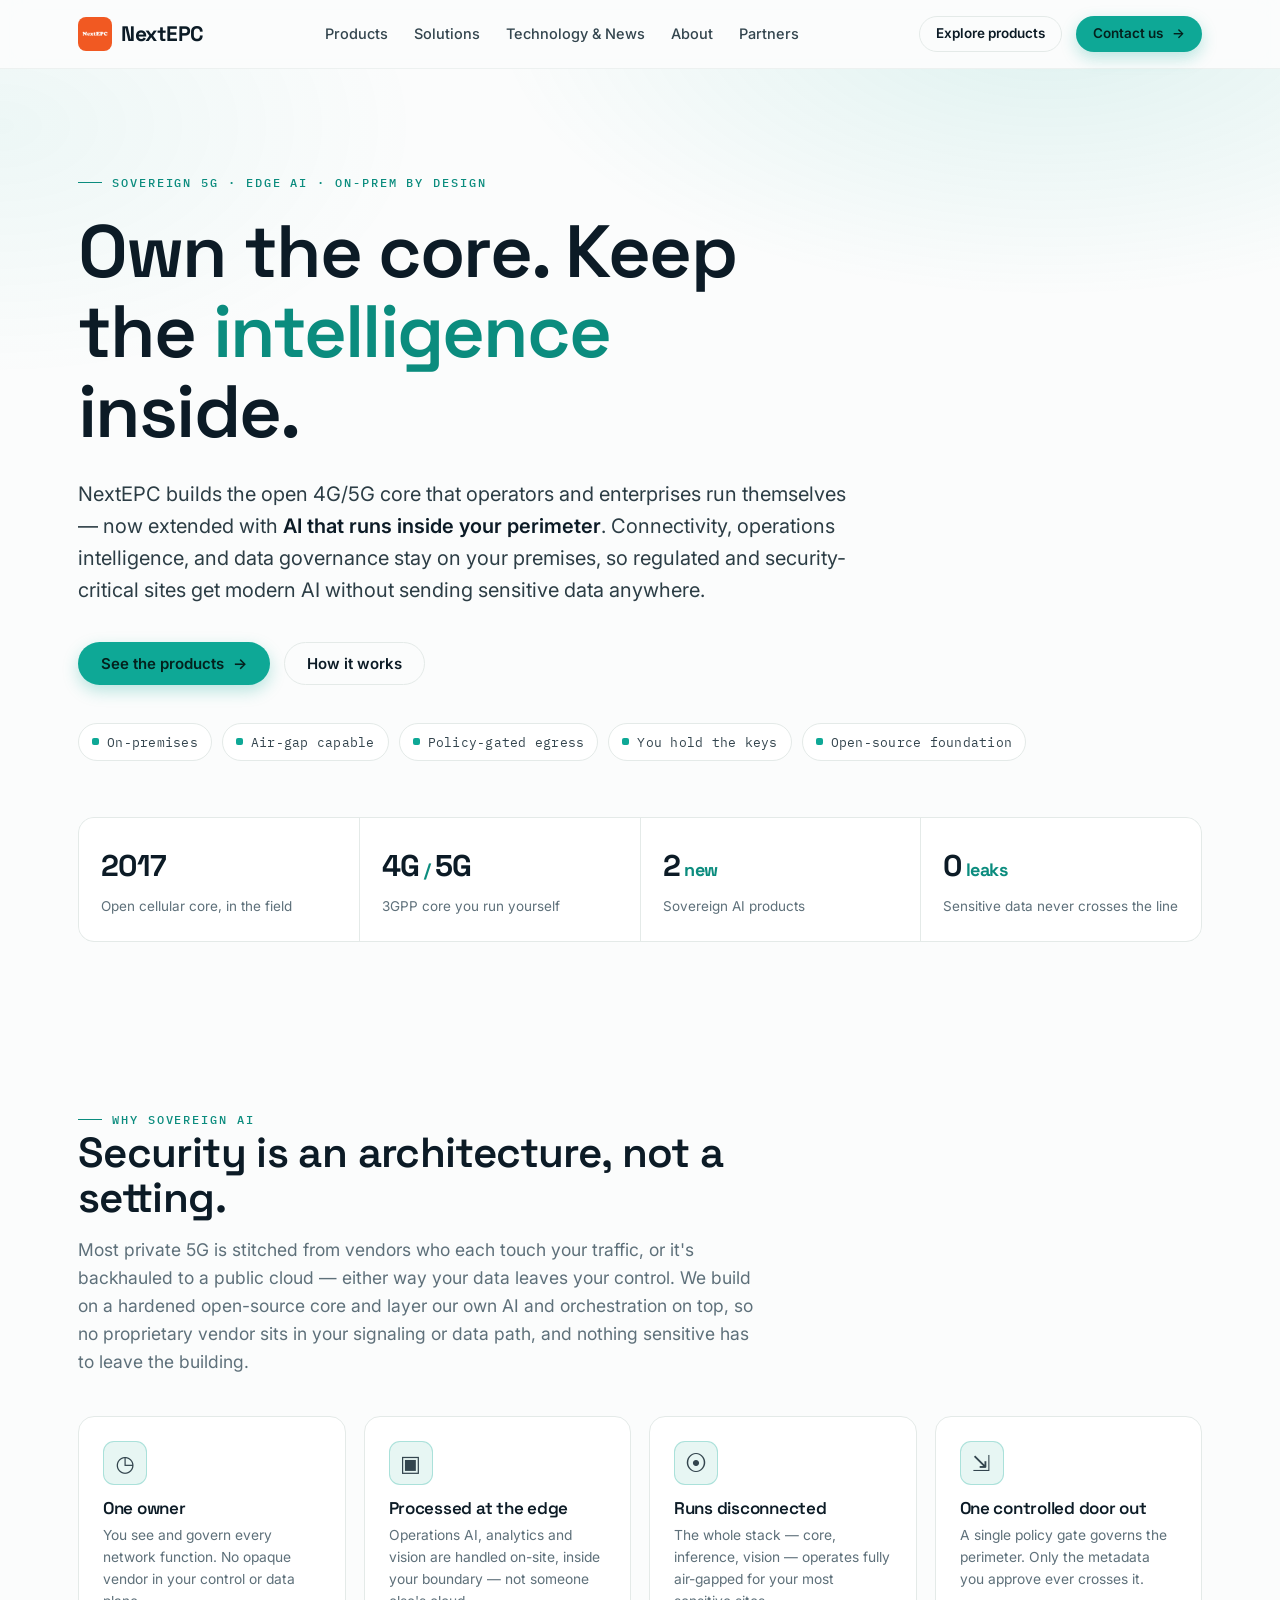
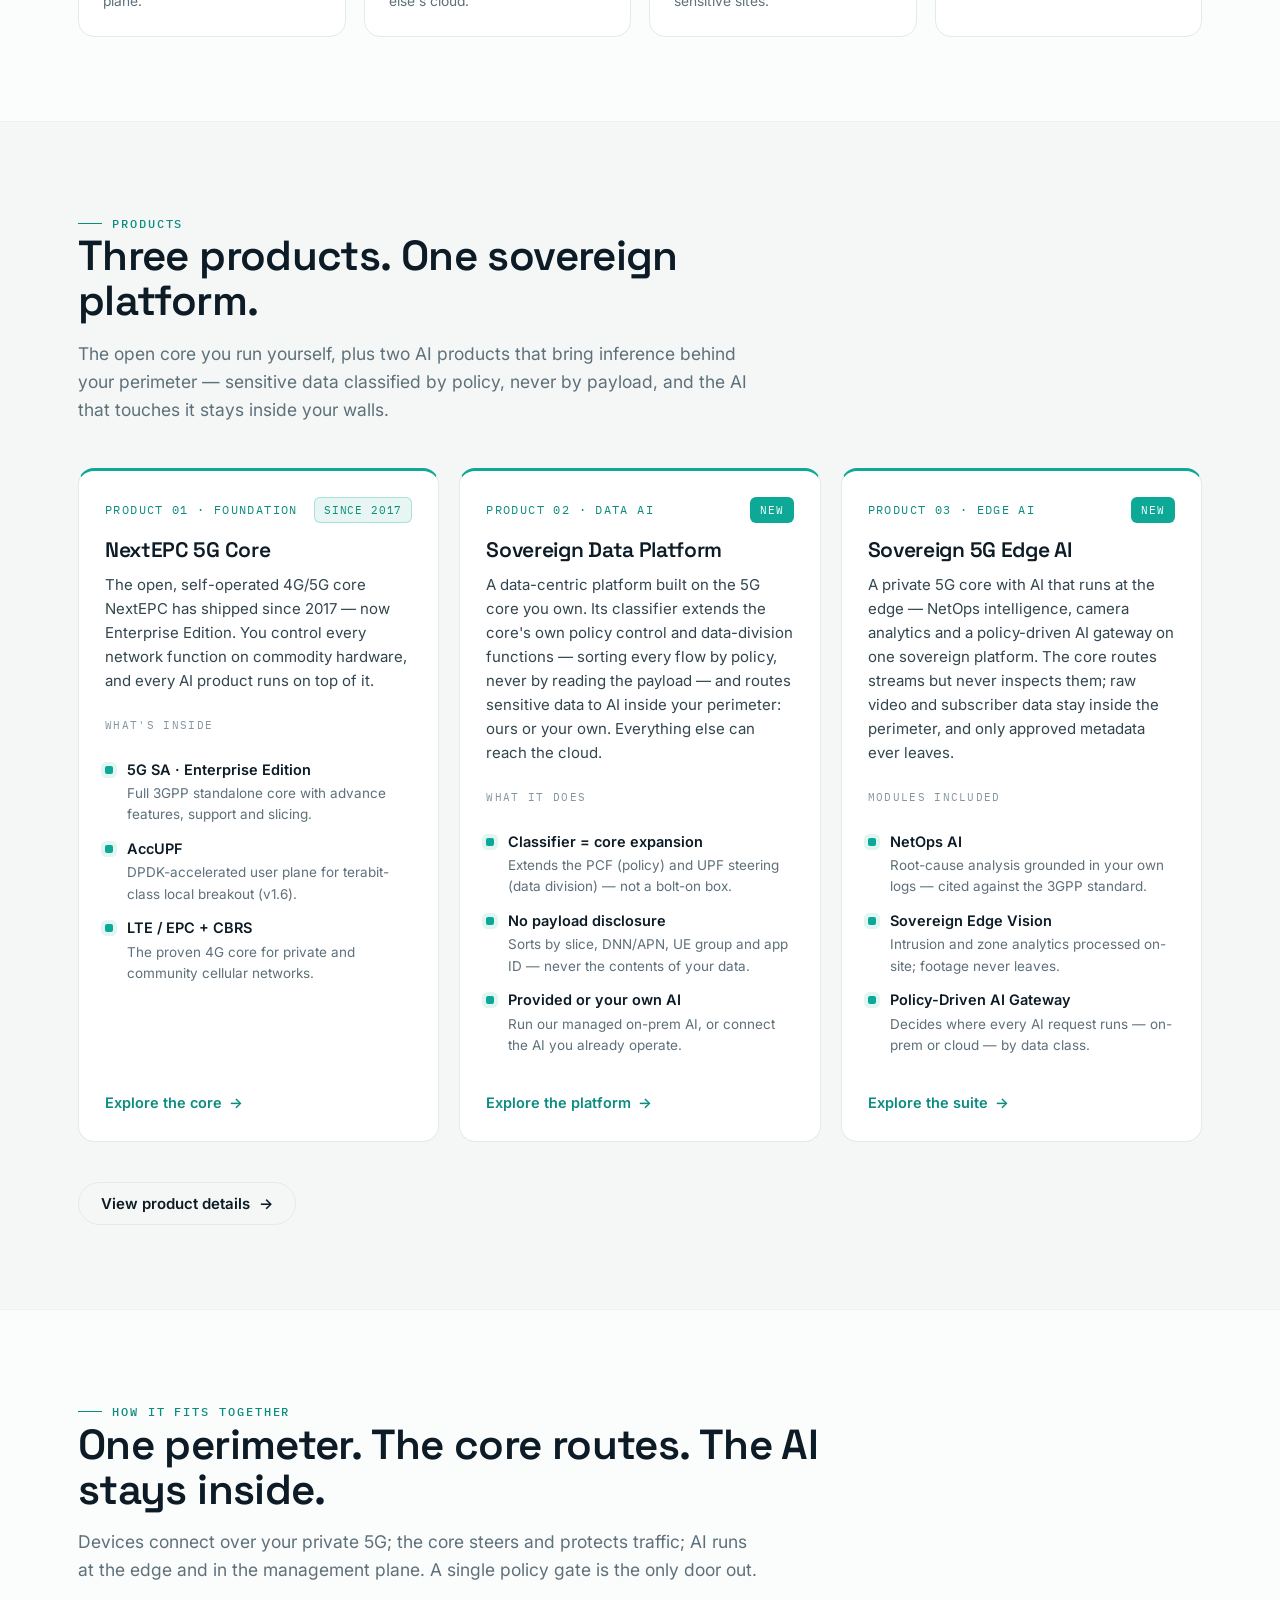
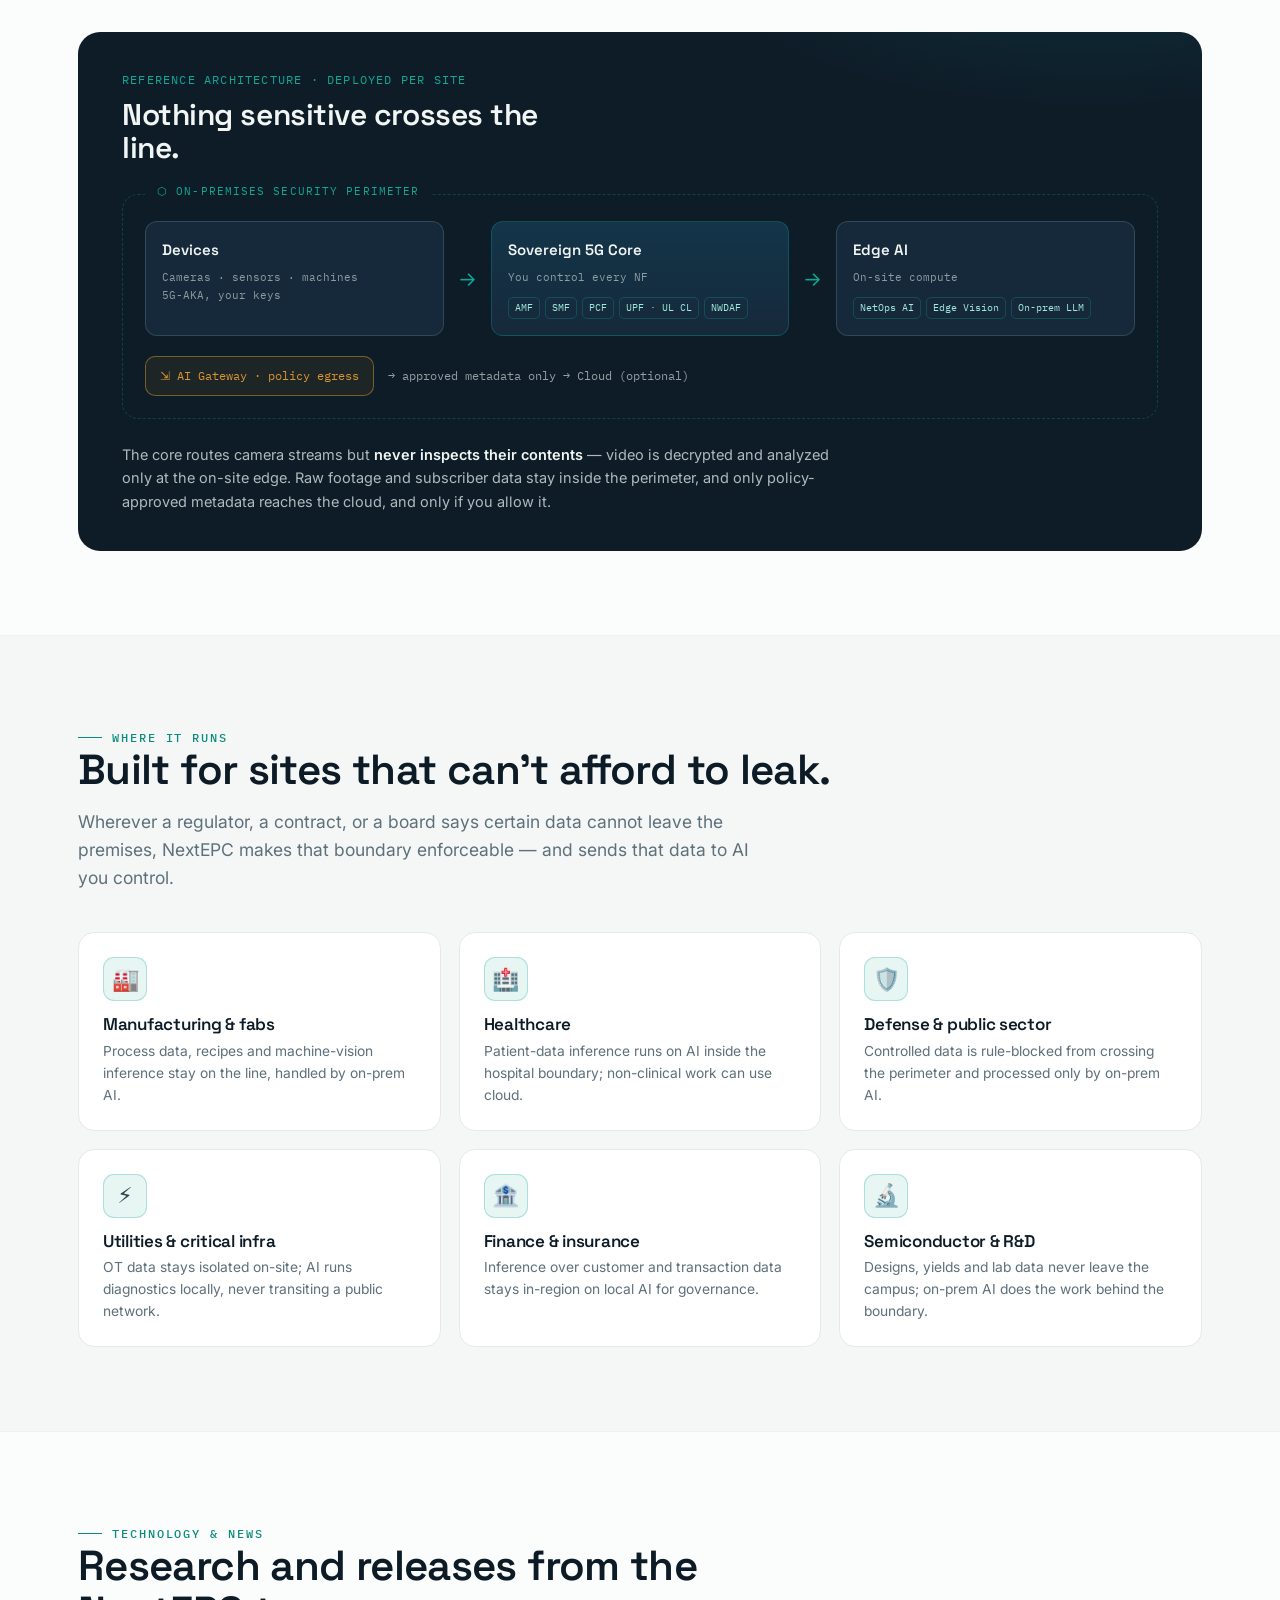
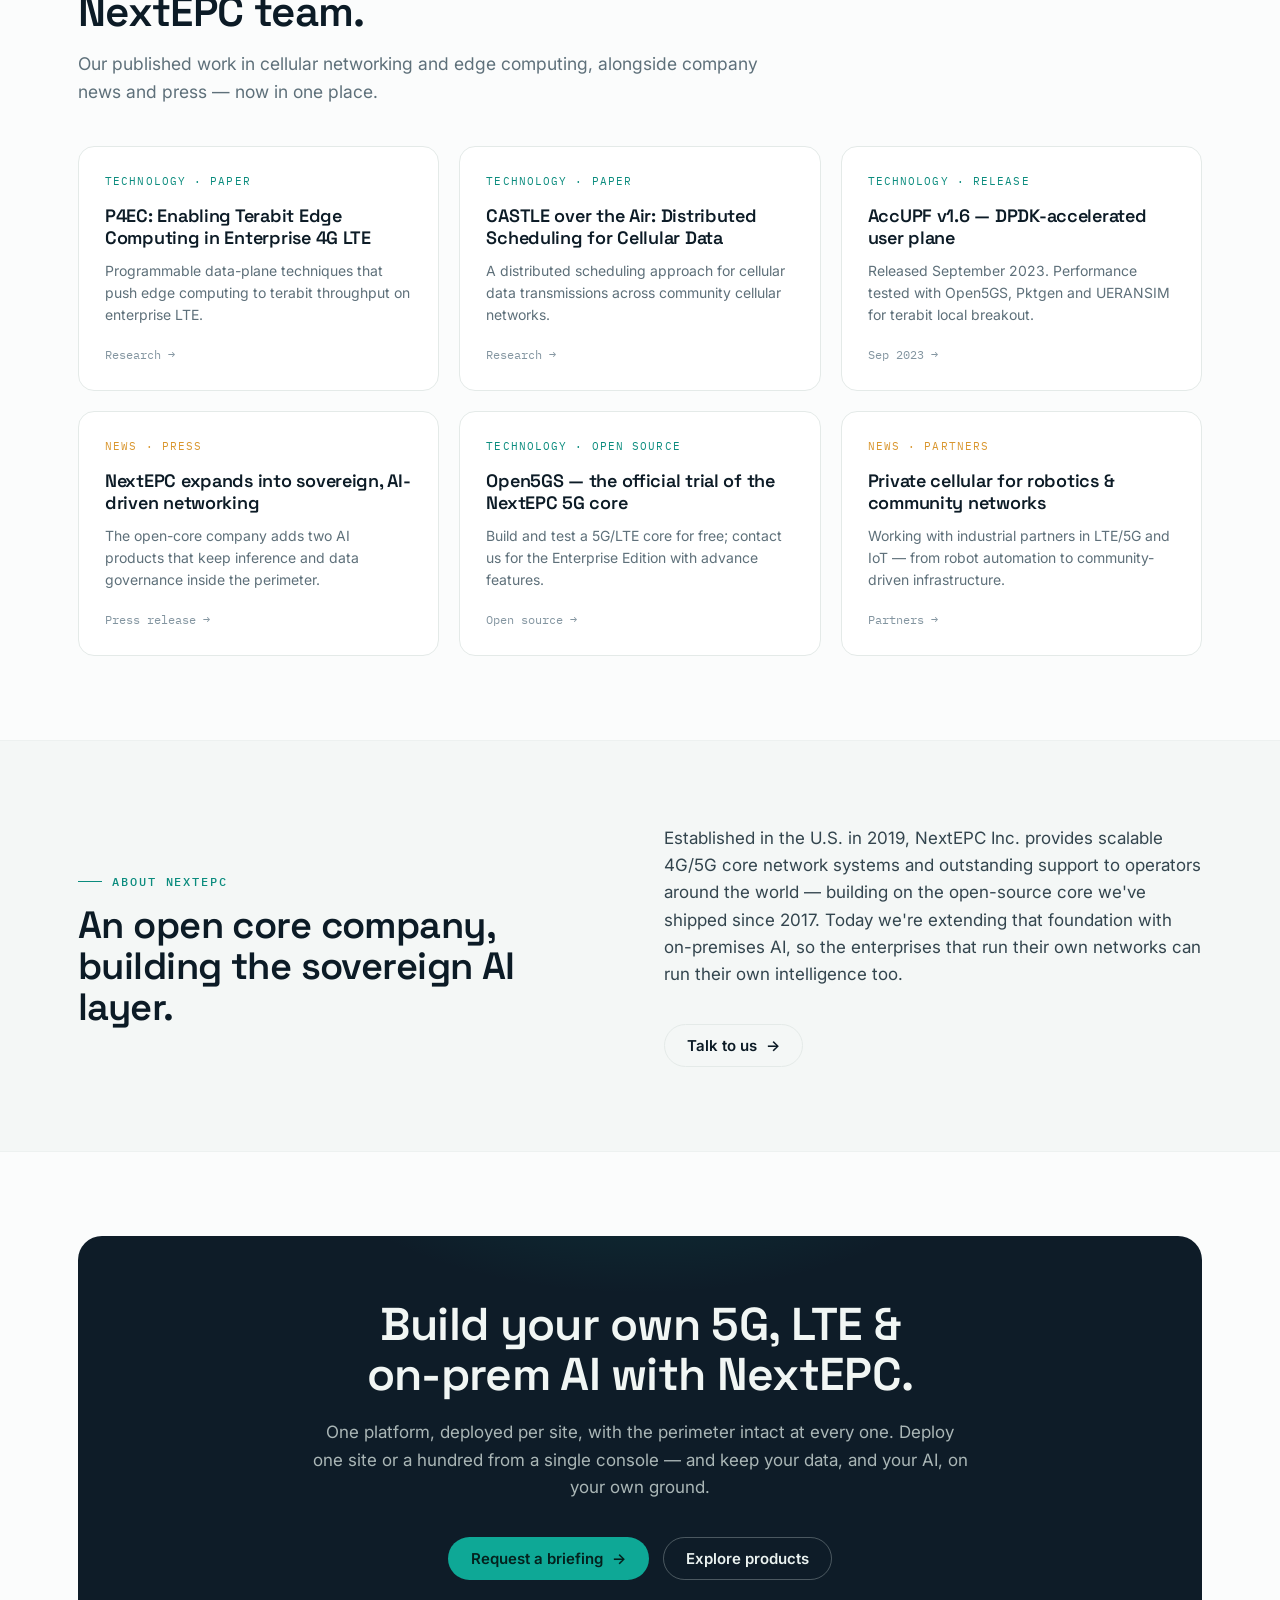
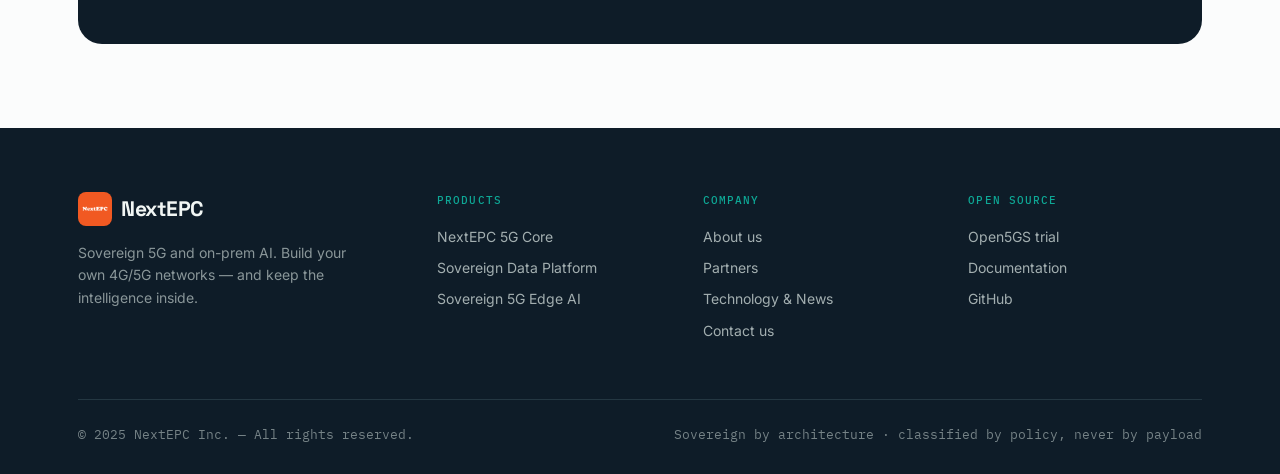
<file: index.html>
<!DOCTYPE html>
<html lang="en">
<head>
<meta charset="UTF-8" />
<meta name="viewport" content="width=device-width, initial-scale=1.0" />
<title>NextEPC — Sovereign 5G &amp; On-Prem AI</title>
<meta name="description" content="NextEPC builds the open 4G/5G core operators run themselves — now extended with sovereign AI that runs inside your perimeter." />
<link rel="preconnect" href="https://fonts.googleapis.com" />
<link rel="preconnect" href="https://fonts.gstatic.com" crossorigin />
<link href="https://fonts.googleapis.com/css2?family=Space+Grotesk:wght@500;600;700&family=Inter:wght@400;500;600;700&family=IBM+Plex+Mono:wght@400;500;600&display=swap" rel="stylesheet" />
<script>document.documentElement.className+=' js';</script>
<link rel="stylesheet" href="site.css" />
</head>
<body>

<!-- ================= HEADER ================= -->
<header class="site-header">
  <div class="wrap nav">
    <a class="brand" href="index.html">
      <img class="brand-logo" src="nextepc-logo.png" alt="NextEPC logo" /><span class="wm">NextEPC</span>
    </a>
    <ul class="nav-links">
      <li><a href="products.html">Products</a></li>
      <li><a href="index.html#solutions">Solutions</a></li>
      <li><a href="index.html#news">Technology &amp; News</a></li>
      <li><a href="index.html#about">About</a></li>
      <li><a href="index.html#partners">Partners</a></li>
    </ul>
    <div class="nav-cta">
      <a class="btn btn-ghost btn-sm" href="products.html">Explore products</a>
      <a class="btn btn-primary btn-sm" href="index.html#contact">Contact us <span class="arr">→</span></a>
    </div>
  </div>
</header>

<!-- ================= HERO ================= -->
<header class="hero">
  <div class="wrap">
    <p class="eyebrow">Sovereign 5G · Edge AI · On-prem by design</p>
    <h1>Own the core. Keep the <em>intelligence</em> inside.</h1>
    <p class="lede">NextEPC builds the open 4G/5G core that operators and enterprises run themselves — now
      extended with <strong>AI that runs inside your perimeter</strong>. Connectivity, operations intelligence,
      and data governance stay on your premises, so regulated and security-critical sites get modern AI
      without sending sensitive data anywhere.</p>
    <div class="cta-row">
      <a class="btn btn-primary" href="products.html">See the products <span class="arr">→</span></a>
      <a class="btn btn-ghost" href="#architecture">How it works</a>
    </div>
    <div class="tagstrip">
      <span class="chip">On-premises</span>
      <span class="chip">Air-gap capable</span>
      <span class="chip">Policy-gated egress</span>
      <span class="chip">You hold the keys</span>
      <span class="chip">Open-source foundation</span>
    </div>

    <div class="stats">
      <div class="stat"><div class="v">2017</div><div class="k">Open cellular core, in the field</div></div>
      <div class="stat"><div class="v">4G<small> / </small>5G</div><div class="k">3GPP core you run yourself</div></div>
      <div class="stat"><div class="v">2<small> new</small></div><div class="k">Sovereign AI products</div></div>
      <div class="stat"><div class="v">0<small> leaks</small></div><div class="k">Sensitive data never crosses the line</div></div>
    </div>
  </div>
</header>

<!-- ================= THE PIVOT ================= -->
<section id="solutions">
  <div class="wrap">
    <div class="sec-head">
      <p class="eyebrow">Why sovereign AI</p>
      <h2>Security is an architecture, not a setting.</h2>
      <p class="sub">Most private 5G is stitched from vendors who each touch your traffic, or it's backhauled to a
        public cloud — either way your data leaves your control. We build on a hardened open-source core and layer
        our own AI and orchestration on top, so no proprietary vendor sits in your signaling or data path, and
        nothing sensitive has to leave the building.</p>
    </div>
    <div class="ind-grid" style="grid-template-columns:repeat(4,1fr)">
      <div class="ind"><div class="ic">◷</div><h4>One owner</h4><p>You see and govern every network function. No opaque vendor in your control or data plane.</p></div>
      <div class="ind"><div class="ic">▣</div><h4>Processed at the edge</h4><p>Operations AI, analytics and vision are handled on-site, inside your boundary — not someone else's cloud.</p></div>
      <div class="ind"><div class="ic">⦿</div><h4>Runs disconnected</h4><p>The whole stack — core, inference, vision — operates fully air-gapped for your most sensitive sites.</p></div>
      <div class="ind"><div class="ic">⇲</div><h4>One controlled door out</h4><p>A single policy gate governs the perimeter. Only the metadata you approve ever crosses it.</p></div>
    </div>
  </div>
</section>

<!-- ================= PRODUCTS (AI featured) ================= -->
<section class="bg-alt" id="products">
  <div class="wrap">
    <div class="sec-head">
      <p class="eyebrow">Products</p>
      <h2>Three products. One sovereign platform.</h2>
      <p class="sub">The open core you run yourself, plus two AI products that bring inference behind your perimeter
        — sensitive data classified by policy, never by payload, and the AI that touches it stays inside your walls.</p>
    </div>

    <div class="prod-grid three">
      <!-- Product 1: NextEPC 5G Core -->
      <article class="pcard feature">
        <div class="kicker">
          <span class="idx">Product 01 · Foundation</span>
          <span class="badge">Since 2017</span>
        </div>
        <h3>NextEPC 5G Core</h3>
        <p class="intro">The open, self-operated 4G/5G core NextEPC has shipped since 2017 — now Enterprise Edition.
          You control every network function on commodity hardware, and every AI product runs on top of it.</p>
        <p class="sub">What's inside</p>
        <ul class="flist">
          <li><b>5G SA · Enterprise Edition</b><span>Full 3GPP standalone core with advance features, support and slicing.</span></li>
          <li><b>AccUPF</b><span>DPDK-accelerated user plane for terabit-class local breakout (v1.6).</span></li>
          <li><b>LTE / EPC + CBRS</b><span>The proven 4G core for private and community cellular networks.</span></li>
        </ul>
        <div class="foot"><a class="linkmore" href="products.html#nextepc-5g-core">Explore the core <span class="arr">→</span></a></div>
      </article>

      <!-- Product 2: Sovereign Data Platform -->
      <article class="pcard feature">
        <div class="kicker">
          <span class="idx">Product 02 · Data AI</span>
          <span class="badge new">New</span>
        </div>
        <h3>Sovereign Data Platform</h3>
        <p class="intro">A data-centric platform built on the 5G core you own. Its classifier extends the core's own
          policy control and data-division functions — sorting every flow by policy, never by reading the payload —
          and routes sensitive data to AI inside your perimeter: ours or your own. Everything else can reach the cloud.</p>
        <p class="sub">What it does</p>
        <ul class="flist">
          <li><b>Classifier = core expansion</b><span>Extends the PCF (policy) and UPF steering (data division) — not a bolt-on box.</span></li>
          <li><b>No payload disclosure</b><span>Sorts by slice, DNN/APN, UE group and app ID — never the contents of your data.</span></li>
          <li><b>Provided or your own AI</b><span>Run our managed on-prem AI, or connect the AI you already operate.</span></li>
        </ul>
        <div class="foot"><a class="linkmore" href="products.html#sovereign-data-platform">Explore the platform <span class="arr">→</span></a></div>
      </article>

      <!-- Product 3: Sovereign 5G Edge AI -->
      <article class="pcard feature">
        <div class="kicker">
          <span class="idx">Product 03 · Edge AI</span>
          <span class="badge new">New</span>
        </div>
        <h3>Sovereign 5G Edge AI</h3>
        <p class="intro">A private 5G core with AI that runs at the edge — NetOps intelligence, camera analytics and a
          policy-driven AI gateway on one sovereign platform. The core routes streams but never inspects them; raw
          video and subscriber data stay inside the perimeter, and only approved metadata ever leaves.</p>
        <p class="sub">Modules included</p>
        <ul class="flist">
          <li><b>NetOps AI</b><span>Root-cause analysis grounded in your own logs — cited against the 3GPP standard.</span></li>
          <li><b>Sovereign Edge Vision</b><span>Intrusion and zone analytics processed on-site; footage never leaves.</span></li>
          <li><b>Policy-Driven AI Gateway</b><span>Decides where every AI request runs — on-prem or cloud — by data class.</span></li>
        </ul>
        <div class="foot"><a class="linkmore" href="products.html#sovereign-5g-edge-ai">Explore the suite <span class="arr">→</span></a></div>
      </article>
    </div>

    <div style="margin-top:40px"><a class="btn btn-ghost" href="products.html">View product details <span class="arr">→</span></a></div>
  </div>
</section>

<!-- ================= ARCHITECTURE ================= -->
<section id="architecture">
  <div class="wrap">
    <div class="sec-head">
      <p class="eyebrow">How it fits together</p>
      <h2>One perimeter. The core routes. The AI stays inside.</h2>
      <p class="sub">Devices connect over your private 5G; the core steers and protects traffic; AI runs at the edge and
        in the management plane. A single policy gate is the only door out.</p>
    </div>

    <div class="arch">
      <p class="cap">Reference architecture · deployed per site</p>
      <h2>Nothing sensitive crosses the line.</h2>
      <div class="perimeter">
        <span class="pflag">⬡ On-premises security perimeter</span>
        <div class="flow">
          <div class="node">
            <div class="nt">Devices</div>
            <div class="nd">Cameras · sensors · machines<br>5G-AKA, your keys</div>
          </div>
          <div class="arr-h">→</div>
          <div class="node core">
            <div class="nt">Sovereign 5G Core</div>
            <div class="nd">You control every NF</div>
            <div class="pills"><span>AMF</span><span>SMF</span><span>PCF</span><span>UPF · UL CL</span><span>NWDAF</span></div>
          </div>
          <div class="arr-h">→</div>
          <div class="node">
            <div class="nt">Edge AI</div>
            <div class="nd">On-site compute</div>
            <div class="pills"><span>NetOps AI</span><span>Edge Vision</span><span>On-prem LLM</span></div>
          </div>
        </div>
        <div class="egress">
          <span class="gate">⇲ AI Gateway · policy egress</span>
          <span class="out">→ approved metadata only → Cloud (optional)</span>
        </div>
      </div>
      <p class="figfoot">The core routes camera streams but <strong>never inspects their contents</strong> — video is
        decrypted and analyzed only at the on-site edge. Raw footage and subscriber data stay inside the perimeter,
        and only policy-approved metadata reaches the cloud, and only if you allow it.</p>
    </div>
  </div>
</section>

<!-- ================= INDUSTRIES ================= -->
<section class="bg-alt">
  <div class="wrap">
    <div class="sec-head">
      <p class="eyebrow">Where it runs</p>
      <h2>Built for sites that can't afford to leak.</h2>
      <p class="sub">Wherever a regulator, a contract, or a board says certain data cannot leave the premises, NextEPC
        makes that boundary enforceable — and sends that data to AI you control.</p>
    </div>
    <div class="ind-grid">
      <div class="ind"><div class="ic">🏭</div><h4>Manufacturing &amp; fabs</h4><p>Process data, recipes and machine-vision inference stay on the line, handled by on-prem AI.</p></div>
      <div class="ind"><div class="ic">🏥</div><h4>Healthcare</h4><p>Patient-data inference runs on AI inside the hospital boundary; non-clinical work can use cloud.</p></div>
      <div class="ind"><div class="ic">🛡️</div><h4>Defense &amp; public sector</h4><p>Controlled data is rule-blocked from crossing the perimeter and processed only by on-prem AI.</p></div>
      <div class="ind"><div class="ic">⚡</div><h4>Utilities &amp; critical infra</h4><p>OT data stays isolated on-site; AI runs diagnostics locally, never transiting a public network.</p></div>
      <div class="ind"><div class="ic">🏦</div><h4>Finance &amp; insurance</h4><p>Inference over customer and transaction data stays in-region on local AI for governance.</p></div>
      <div class="ind"><div class="ic">🔬</div><h4>Semiconductor &amp; R&amp;D</h4><p>Designs, yields and lab data never leave the campus; on-prem AI does the work behind the boundary.</p></div>
    </div>
  </div>
</section>

<!-- ================= TECHNOLOGY & NEWS (merged) ================= -->
<section id="news">
  <div class="wrap">
    <div class="sec-head">
      <p class="eyebrow">Technology &amp; News</p>
      <h2>Research and releases from the NextEPC team.</h2>
      <p class="sub">Our published work in cellular networking and edge computing, alongside company news and press —
        now in one place.</p>
    </div>
    <div class="news-grid">
      <article class="ncard">
        <span class="type">Technology · Paper</span>
        <h4>P4EC: Enabling Terabit Edge Computing in Enterprise 4G LTE</h4>
        <p>Programmable data-plane techniques that push edge computing to terabit throughput on enterprise LTE.</p>
        <div class="meta">Research →</div>
      </article>
      <article class="ncard">
        <span class="type">Technology · Paper</span>
        <h4>CASTLE over the Air: Distributed Scheduling for Cellular Data</h4>
        <p>A distributed scheduling approach for cellular data transmissions across community cellular networks.</p>
        <div class="meta">Research →</div>
      </article>
      <article class="ncard">
        <span class="type">Technology · Release</span>
        <h4>AccUPF v1.6 — DPDK-accelerated user plane</h4>
        <p>Released September 2023. Performance tested with Open5GS, Pktgen and UERANSIM for terabit local breakout.</p>
        <div class="meta">Sep 2023 →</div>
      </article>
      <article class="ncard">
        <span class="type press">News · Press</span>
        <h4>NextEPC expands into sovereign, AI-driven networking</h4>
        <p>The open-core company adds two AI products that keep inference and data governance inside the perimeter.</p>
        <div class="meta">Press release →</div>
      </article>
      <article class="ncard">
        <span class="type">Technology · Open source</span>
        <h4>Open5GS — the official trial of the NextEPC 5G core</h4>
        <p>Build and test a 5G/LTE core for free; contact us for the Enterprise Edition with advance features.</p>
        <div class="meta">Open source →</div>
      </article>
      <article class="ncard">
        <span class="type press">News · Partners</span>
        <h4>Private cellular for robotics &amp; community networks</h4>
        <p>Working with industrial partners in LTE/5G and IoT — from robot automation to community-driven infrastructure.</p>
        <div class="meta">Partners →</div>
      </article>
    </div>
  </div>
</section>

<!-- ================= ABOUT strip ================= -->
<section class="bg-alt" id="about">
  <div class="wrap" style="display:grid;grid-template-columns:1fr 1fr;gap:48px;align-items:center">
    <div>
      <p class="eyebrow">About NextEPC</p>
      <h2 style="font-size:clamp(26px,3.2vw,38px);margin-top:14px">An open core company, building the sovereign AI layer.</h2>
    </div>
    <div>
      <p style="font-size:17px;color:var(--body)">Established in the U.S. in 2019, NextEPC Inc. provides scalable 4G/5G core
        network systems and outstanding support to operators around the world — building on the open-source core
        we've shipped since 2017. Today we're extending that foundation with on-premises AI, so the enterprises that
        run their own networks can run their own intelligence too.</p>
      <div class="cta-row"><a class="btn btn-ghost" href="#contact">Talk to us <span class="arr">→</span></a></div>
    </div>
  </div>
</section>

<!-- ================= CTA ================= -->
<section id="contact">
  <div class="wrap">
    <div class="cta-band">
      <h2>Build your own 5G, LTE &amp; on-prem AI with NextEPC.</h2>
      <p>One platform, deployed per site, with the perimeter intact at every one. Deploy one site or a hundred from a
        single console — and keep your data, and your AI, on your own ground.</p>
      <div class="cta-row">
        <a class="btn btn-ondark" href="#">Request a briefing <span class="arr">→</span></a>
        <a class="btn btn-ghost-dark" href="products.html">Explore products</a>
      </div>
    </div>
  </div>
</section>

<!-- ================= FOOTER ================= -->
<footer class="site-footer">
  <div class="wrap">
    <div class="foot-top">
      <div class="foot-brand">
        <a class="brand" href="index.html"><img class="brand-logo" src="nextepc-logo.png" alt="NextEPC logo" /><span class="wm">NextEPC</span></a>
        <p>Sovereign 5G and on-prem AI. Build your own 4G/5G networks — and keep the intelligence inside.</p>
      </div>
      <div class="foot-col">
        <h5>Products</h5>
        <a href="products.html#nextepc-5g-core">NextEPC 5G Core</a>
        <a href="products.html#sovereign-data-platform">Sovereign Data Platform</a>
        <a href="products.html#sovereign-5g-edge-ai">Sovereign 5G Edge AI</a>
      </div>
      <div class="foot-col">
        <h5>Company</h5>
        <a href="#about">About us</a>
        <a href="#partners">Partners</a>
        <a href="#news">Technology &amp; News</a>
        <a href="#contact">Contact us</a>
      </div>
      <div class="foot-col">
        <h5>Open source</h5>
        <a href="#">Open5GS trial</a>
        <a href="#">Documentation</a>
        <a href="#">GitHub</a>
      </div>
    </div>
    <div class="foot-bottom">
      <span>© 2025 NextEPC Inc. — All rights reserved.</span>
      <span>Sovereign by architecture · classified by policy, never by payload</span>
    </div>
  </div>
</footer>

<script>
  // reveal on scroll
  const io = new IntersectionObserver((entries) => {
    entries.forEach(e => { if (e.isIntersecting) { e.target.classList.add('in'); io.unobserve(e.target); } });
  }, { threshold: 0.12 });
  document.querySelectorAll('.reveal').forEach((el, i) => {
    el.style.transitionDelay = Math.min(i * 60, 240) + 'ms';
    io.observe(el);
  });
  window.addEventListener('load', () => setTimeout(() => document.querySelectorAll('.reveal').forEach(el => el.classList.add('in')), 500));
</script>

</body>
</html>
</file>
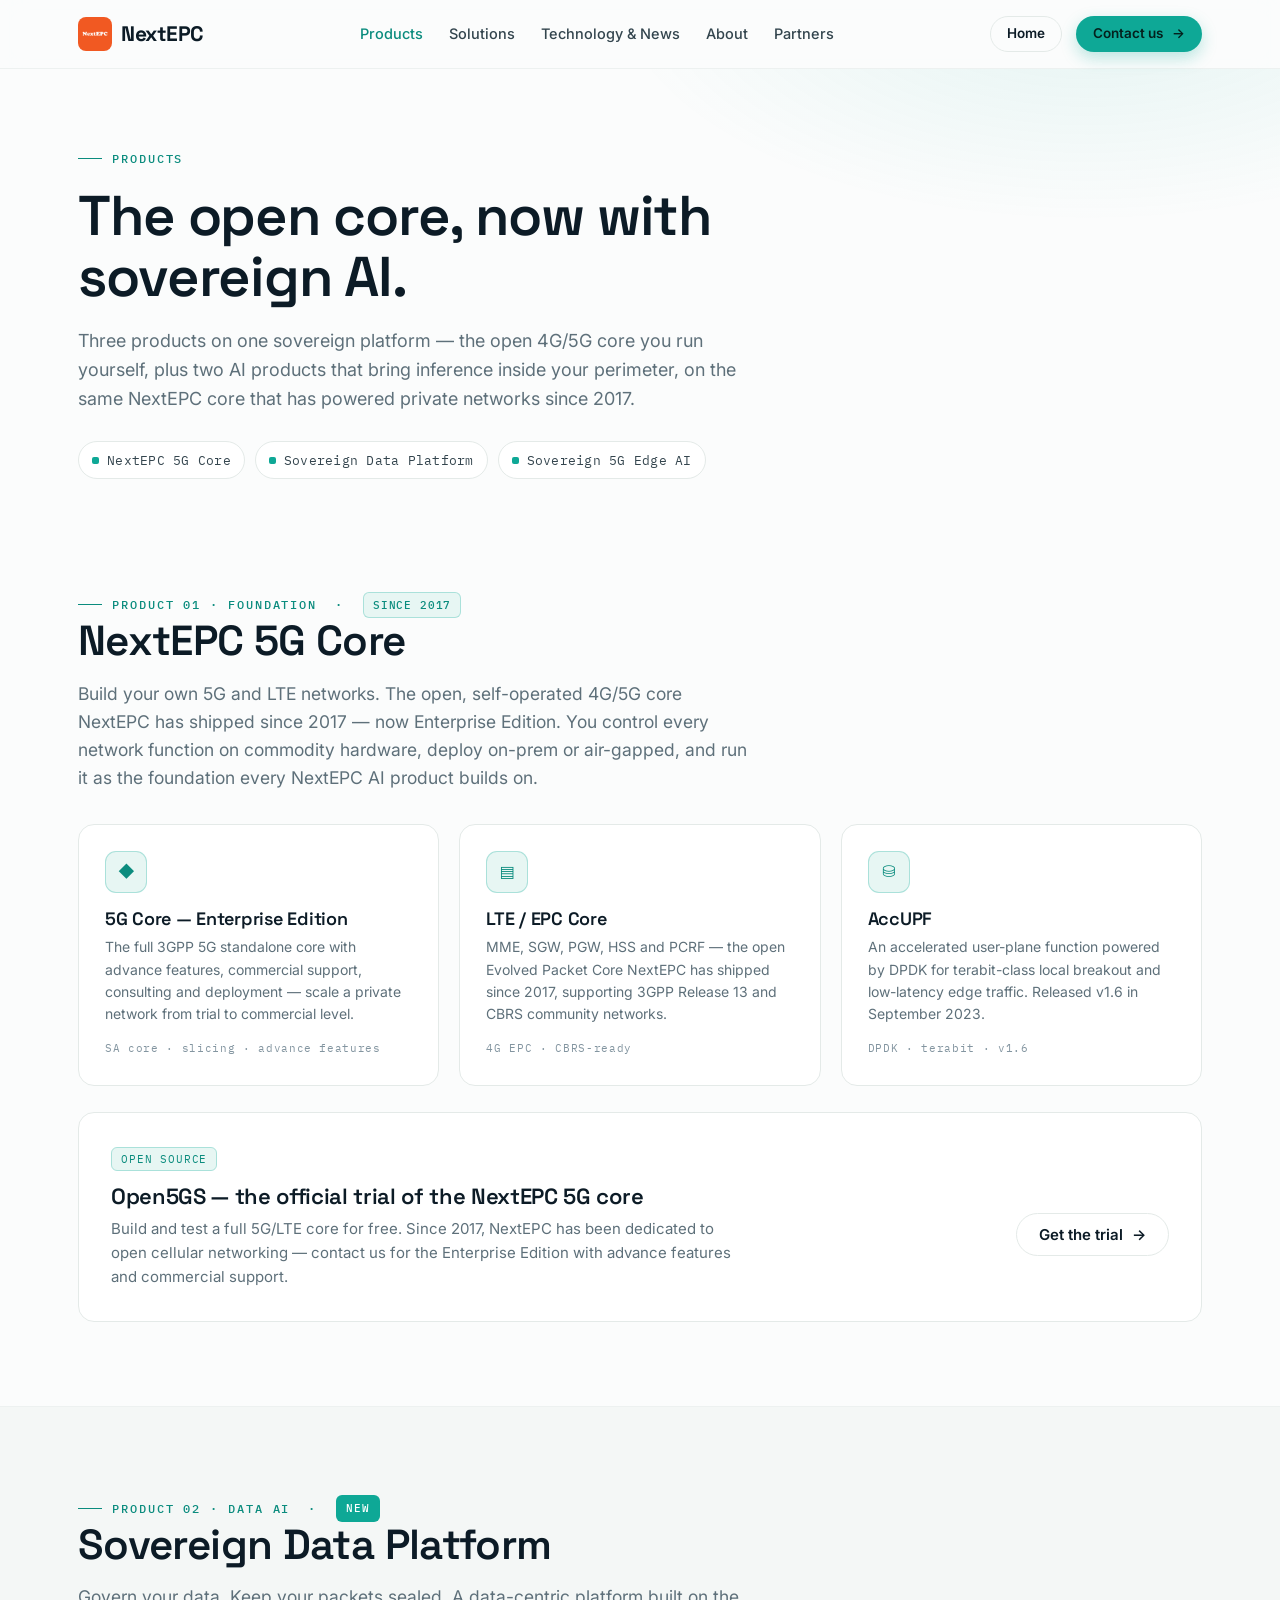
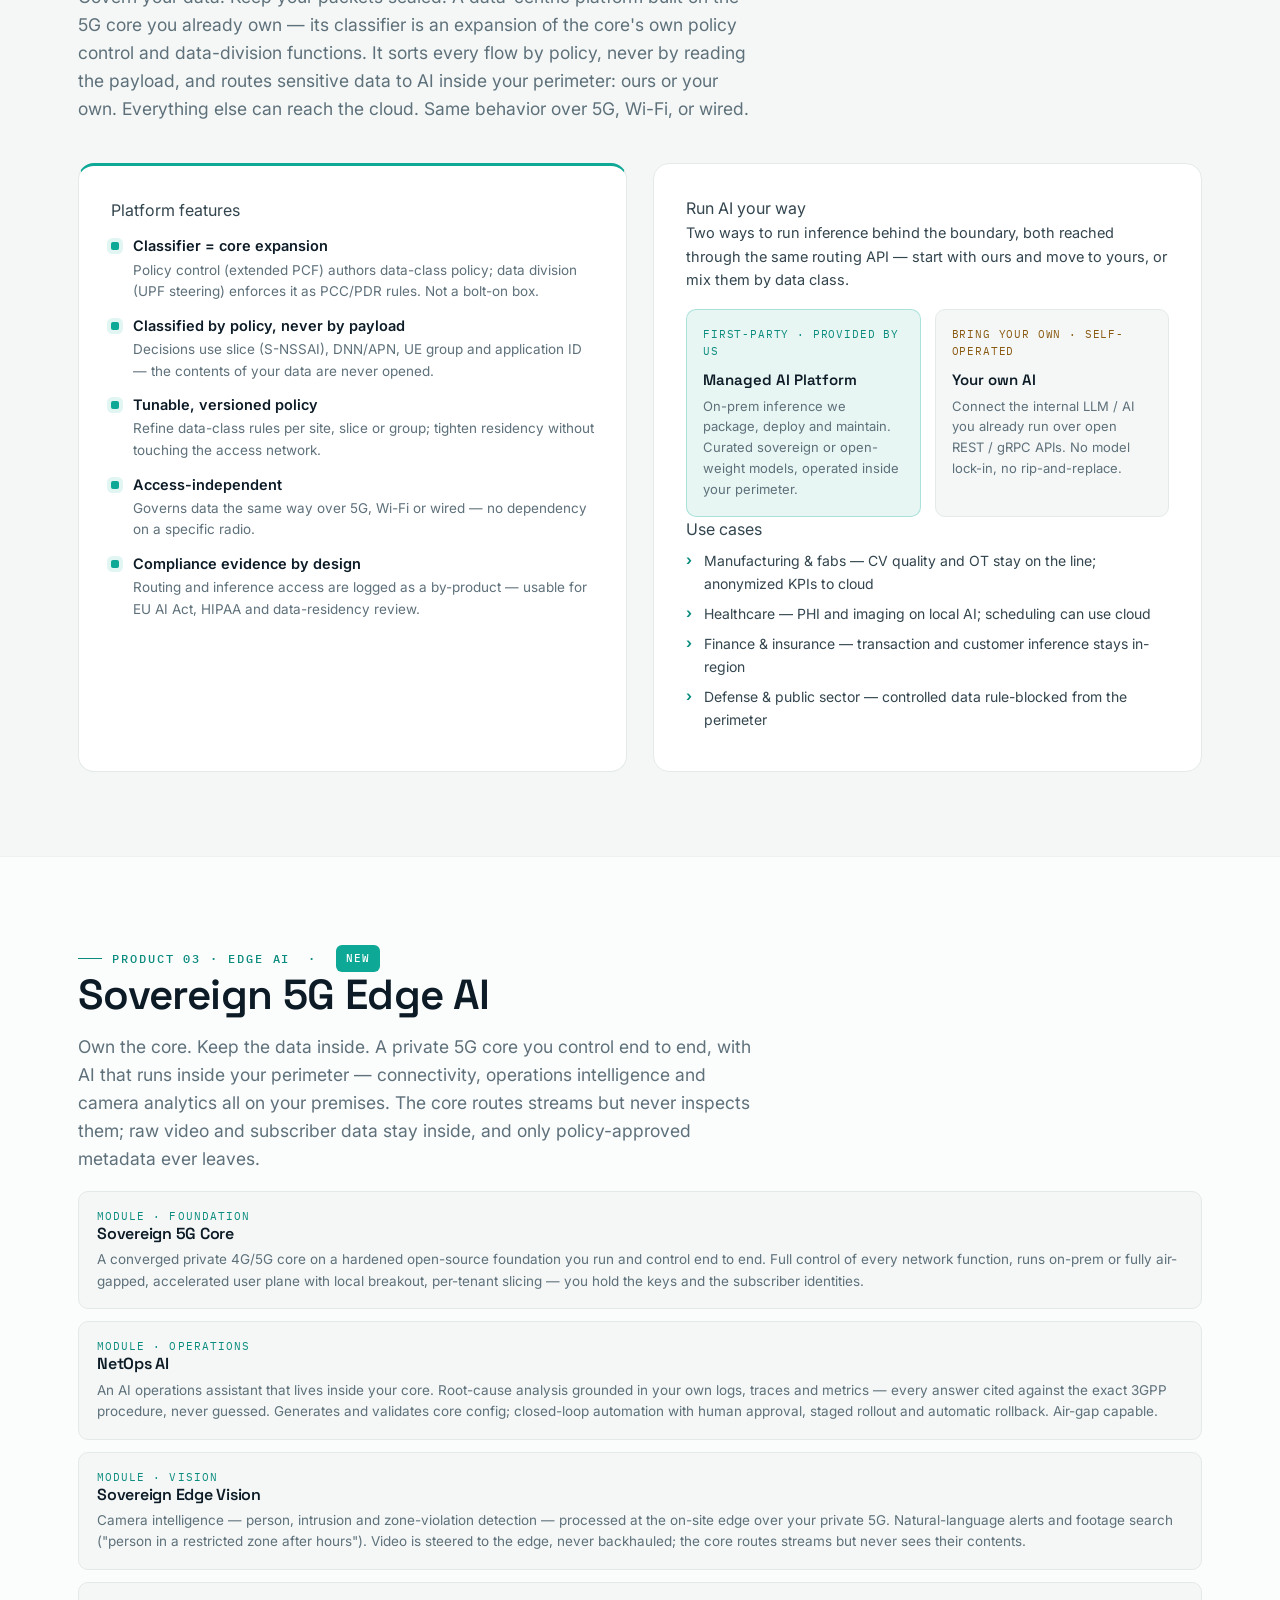
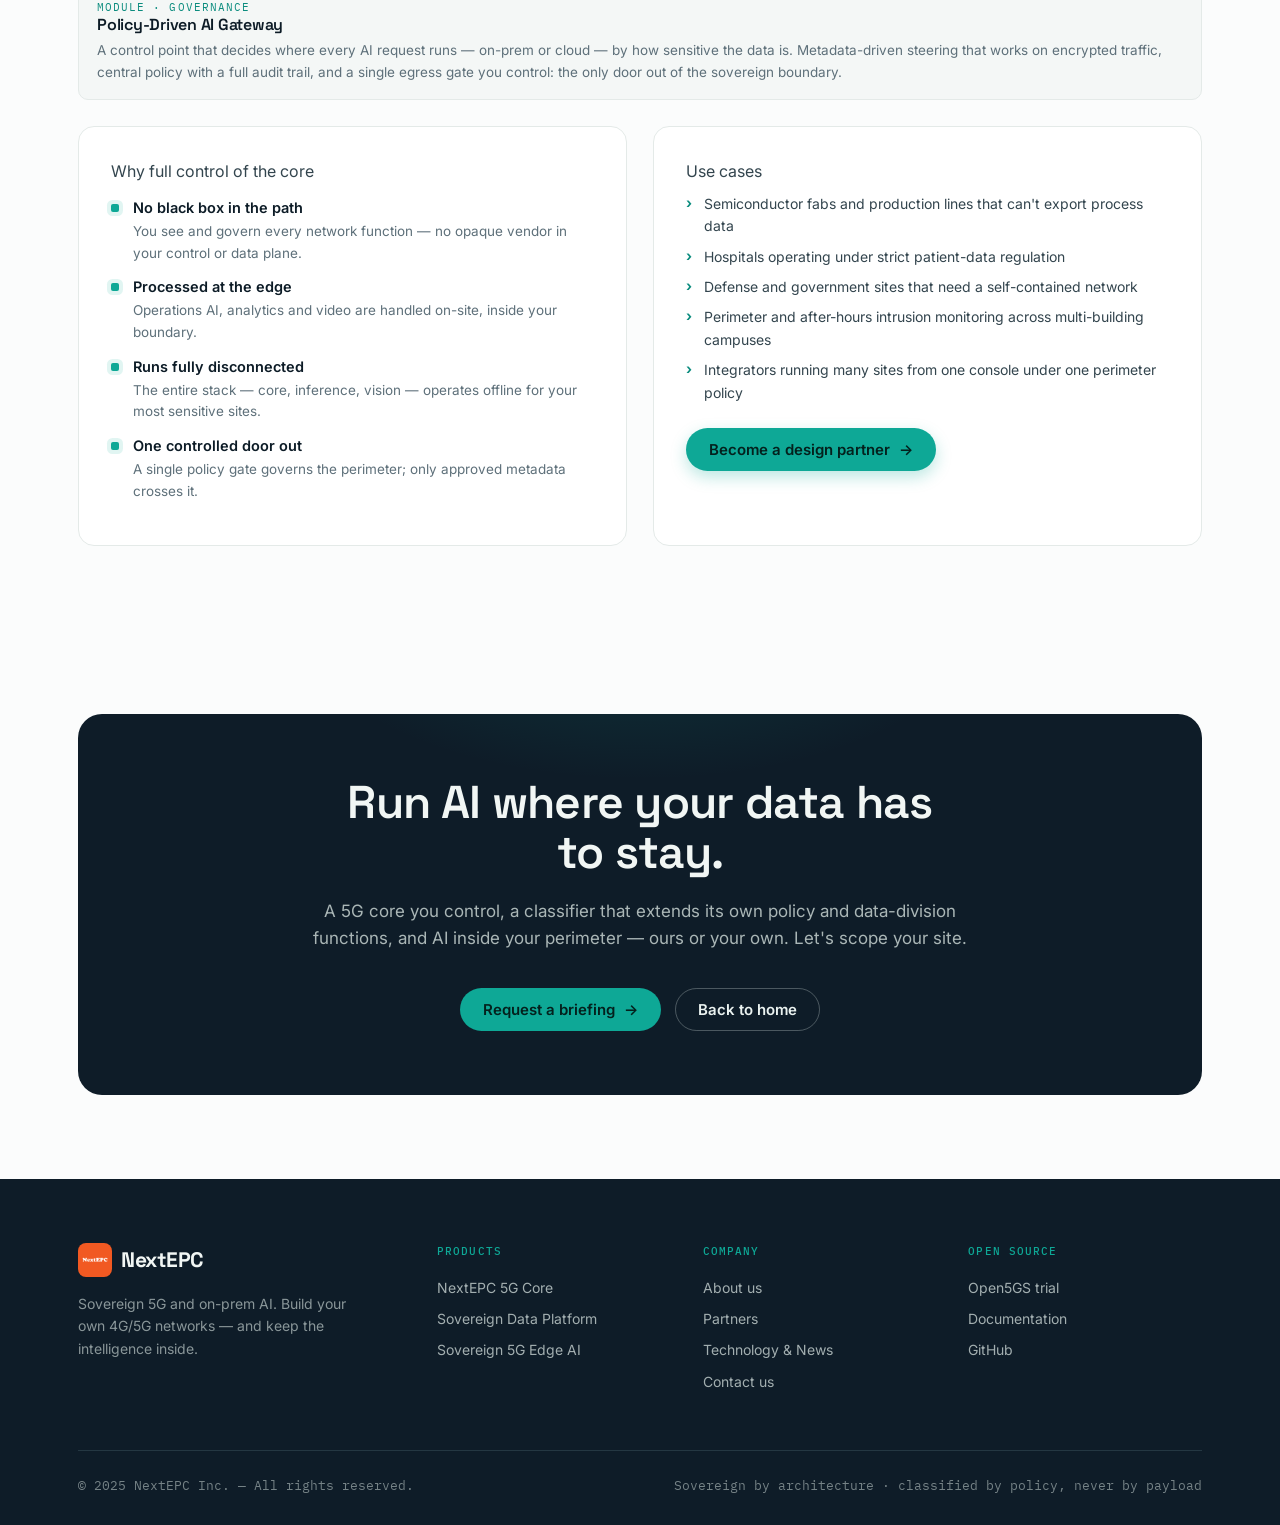
<file: products.html>
<!DOCTYPE html>
<html lang="en">
<head>
<meta charset="UTF-8" />
<meta name="viewport" content="width=device-width, initial-scale=1.0" />
<title>Products — NextEPC</title>
<meta name="description" content="NextEPC products: Sovereign Data Platform, Sovereign 5G Edge AI, plus the proven 5G Core Enterprise Edition, LTE/EPC core, and AccUPF." />
<link rel="preconnect" href="https://fonts.googleapis.com" />
<link rel="preconnect" href="https://fonts.gstatic.com" crossorigin />
<link href="https://fonts.googleapis.com/css2?family=Space+Grotesk:wght@500;600;700&family=Inter:wght@400;500;600;700&family=IBM+Plex+Mono:wght@400;500;600&display=swap" rel="stylesheet" />
<script>document.documentElement.className+=' js';</script>
<link rel="stylesheet" href="site.css" />
<style>
  /* products-page specifics */
  .prod-detail{display:grid;grid-template-columns:1fr 1fr;gap:26px;margin-top:40px}
  .prod-detail .col{background:var(--surface);border:1px solid var(--line);border-radius:var(--radius);padding:32px}
  .prod-detail .col.lead{border-top:3px solid var(--teal)}
  .ai-targets{display:grid;grid-template-columns:1fr 1fr;gap:14px;margin-top:18px}
  .target{border:1px solid var(--line);border-radius:var(--radius-sm);padding:16px;background:var(--surface-2)}
  .target.first{border-color:var(--teal-line);background:var(--teal-soft)}
  .target .tt{font-family:var(--font-mono);font-size:10.5px;letter-spacing:.08em;text-transform:uppercase}
  .target.first .tt{color:var(--teal-deep)}
  .target.own .tt{color:#8A5A12}
  .target .th{font-family:var(--font-head);font-weight:600;font-size:15px;color:var(--ink);margin:8px 0 4px}
  .target p{font-size:13px;color:var(--muted)}
  .modules{display:grid;grid-template-columns:1fr;gap:12px;margin-top:18px}
  .module{border:1px solid var(--line);border-radius:var(--radius-sm);padding:16px 18px;background:var(--surface-2)}
  .module .mh{display:flex;align-items:center;gap:10px}
  .module .mn{font-family:var(--font-mono);font-size:10.5px;letter-spacing:.1em;text-transform:uppercase;color:var(--teal-deep)}
  .module h4{font-size:16px;margin:0}
  .module p{font-size:13.5px;color:var(--muted);margin-top:7px}
  .anchor{scroll-margin-top:90px}
  @media (max-width:920px){ .prod-detail{grid-template-columns:1fr} .ai-targets{grid-template-columns:1fr} }
</style>
</head>
<body>

<!-- HEADER -->
<header class="site-header">
  <div class="wrap nav">
    <a class="brand" href="index.html"><img class="brand-logo" src="nextepc-logo.png" alt="NextEPC logo" /><span class="wm">NextEPC</span></a>
    <ul class="nav-links">
      <li><a href="products.html" class="active">Products</a></li>
      <li><a href="index.html#solutions">Solutions</a></li>
      <li><a href="index.html#news">Technology &amp; News</a></li>
      <li><a href="index.html#about">About</a></li>
      <li><a href="index.html#partners">Partners</a></li>
    </ul>
    <div class="nav-cta">
      <a class="btn btn-ghost btn-sm" href="index.html">Home</a>
      <a class="btn btn-primary btn-sm" href="#contact">Contact us <span class="arr">→</span></a>
    </div>
  </div>
</header>

<!-- PAGE HERO -->
<header class="page-hero">
  <div class="wrap">
    <p class="eyebrow">Products</p>
    <h1>The open core, now with sovereign AI.</h1>
    <p class="lede">Three products on one sovereign platform — the open 4G/5G core you run yourself, plus two AI
      products that bring inference inside your perimeter, on the same NextEPC core that has powered private networks
      since 2017.</p>
    <div class="tagstrip" style="margin-top:28px">
      <a class="chip" href="#nextepc-5g-core">NextEPC 5G Core</a>
      <a class="chip" href="#sovereign-data-platform">Sovereign Data Platform</a>
      <a class="chip" href="#sovereign-5g-edge-ai">Sovereign 5G Edge AI</a>
    </div>
  </div>
</header>

<!-- ============ PRODUCT 1: NEXTEPC 5G CORE ============ -->
<section class="anchor" id="nextepc-5g-core">
  <div class="wrap">
    <div class="sec-head">
      <p class="eyebrow">Product 01 · Foundation &nbsp;·&nbsp; <span class="badge" style="vertical-align:middle">Since 2017</span></p>
      <h2>NextEPC 5G Core</h2>
      <p class="sub">Build your own 5G and LTE networks. The open, self-operated 4G/5G core NextEPC has shipped since
        2017 — now Enterprise Edition. You control every network function on commodity hardware, deploy on-prem or
        air-gapped, and run it as the foundation every NextEPC AI product builds on.</p>
    </div>

    <div class="mini-grid">
      <div class="mcard">
        <div class="ic">◆</div>
        <h4>5G Core — Enterprise Edition</h4>
        <p>The full 3GPP 5G standalone core with advance features, commercial support, consulting and deployment —
          scale a private network from trial to commercial level.</p>
        <span class="tag">SA core · slicing · advance features</span>
      </div>
      <div class="mcard">
        <div class="ic">▤</div>
        <h4>LTE / EPC Core</h4>
        <p>MME, SGW, PGW, HSS and PCRF — the open Evolved Packet Core NextEPC has shipped since 2017, supporting 3GPP
          Release 13 and CBRS community networks.</p>
        <span class="tag">4G EPC · CBRS-ready</span>
      </div>
      <div class="mcard">
        <div class="ic">⛁</div>
        <h4>AccUPF</h4>
        <p>An accelerated user-plane function powered by DPDK for terabit-class local breakout and low-latency edge
          traffic. Released v1.6 in September 2023.</p>
        <span class="tag">DPDK · terabit · v1.6</span>
      </div>
    </div>

    <div class="prod-detail" style="grid-template-columns:1fr;margin-top:26px">
      <div class="col" style="display:flex;flex-wrap:wrap;align-items:center;justify-content:space-between;gap:20px">
        <div style="max-width:62ch">
          <span class="badge">Open source</span>
          <h3 style="font-size:22px;margin:14px 0 8px">Open5GS — the official trial of the NextEPC 5G core</h3>
          <p style="font-size:15px;color:var(--muted)">Build and test a full 5G/LTE core for free. Since 2017, NextEPC has
            been dedicated to open cellular networking — contact us for the Enterprise Edition with advance features and
            commercial support.</p>
        </div>
        <div class="cta-row"><a class="btn btn-ghost" href="#">Get the trial <span class="arr">→</span></a></div>
      </div>
    </div>
  </div>
</section>

<!-- ============ PRODUCT 2: SOVEREIGN DATA PLATFORM ============ -->
<section class="bg-alt anchor" id="sovereign-data-platform">
  <div class="wrap">
    <div class="sec-head">
      <p class="eyebrow">Product 02 · Data AI &nbsp;·&nbsp; <span class="badge new" style="vertical-align:middle">New</span></p>
      <h2>Sovereign Data Platform</h2>
      <p class="sub">Govern your data. Keep your packets sealed. A data-centric platform built on the 5G core you already
        own — its classifier is an expansion of the core's own policy control and data-division functions. It sorts
        every flow by policy, never by reading the payload, and routes sensitive data to AI inside your perimeter:
        ours or your own. Everything else can reach the cloud. Same behavior over 5G, Wi-Fi, or wired.</p>
    </div>

    <div class="prod-detail">
      <div class="col lead">
        <p class="sub" style="margin-top:0">Platform features</p>
        <ul class="flist">
          <li><b>Classifier = core expansion</b><span>Policy control (extended PCF) authors data-class policy; data division (UPF steering) enforces it as PCC/PDR rules. Not a bolt-on box.</span></li>
          <li><b>Classified by policy, never by payload</b><span>Decisions use slice (S-NSSAI), DNN/APN, UE group and application ID — the contents of your data are never opened.</span></li>
          <li><b>Tunable, versioned policy</b><span>Refine data-class rules per site, slice or group; tighten residency without touching the access network.</span></li>
          <li><b>Access-independent</b><span>Governs data the same way over 5G, Wi-Fi or wired — no dependency on a specific radio.</span></li>
          <li><b>Compliance evidence by design</b><span>Routing and inference access are logged as a by-product — usable for EU AI Act, HIPAA and data-residency review.</span></li>
        </ul>
      </div>

      <div class="col">
        <p class="sub" style="margin-top:0">Run AI your way</p>
        <p style="font-size:14.5px;color:var(--body)">Two ways to run inference behind the boundary, both reached through
          the same routing API — start with ours and move to yours, or mix them by data class.</p>
        <div class="ai-targets">
          <div class="target first">
            <div class="tt">First-party · provided by us</div>
            <div class="th">Managed AI Platform</div>
            <p>On-prem inference we package, deploy and maintain. Curated sovereign or open-weight models, operated inside your perimeter.</p>
          </div>
          <div class="target own">
            <div class="tt">Bring your own · self-operated</div>
            <div class="th">Your own AI</div>
            <p>Connect the internal LLM / AI you already run over open REST / gRPC APIs. No model lock-in, no rip-and-replace.</p>
          </div>
        </div>
        <p class="sub">Use cases</p>
        <ul class="uses">
          <li>Manufacturing &amp; fabs — CV quality and OT stay on the line; anonymized KPIs to cloud</li>
          <li>Healthcare — PHI and imaging on local AI; scheduling can use cloud</li>
          <li>Finance &amp; insurance — transaction and customer inference stays in-region</li>
          <li>Defense &amp; public sector — controlled data rule-blocked from the perimeter</li>
        </ul>
      </div>
    </div>
  </div>
</section>

<!-- ============ PRODUCT 3: SOVEREIGN 5G EDGE AI ============ -->
<section class="anchor" id="sovereign-5g-edge-ai">
  <div class="wrap">
    <div class="sec-head">
      <p class="eyebrow">Product 03 · Edge AI &nbsp;·&nbsp; <span class="badge new" style="vertical-align:middle">New</span></p>
      <h2>Sovereign 5G Edge AI</h2>
      <p class="sub">Own the core. Keep the data inside. A private 5G core you control end to end, with AI that runs inside
        your perimeter — connectivity, operations intelligence and camera analytics all on your premises. The core
        routes streams but never inspects them; raw video and subscriber data stay inside, and only policy-approved
        metadata ever leaves.</p>
    </div>

    <div class="modules">
      <div class="module">
        <div class="mh"><span class="mn">Module · Foundation</span></div>
        <h4>Sovereign 5G Core</h4>
        <p>A converged private 4G/5G core on a hardened open-source foundation you run and control end to end. Full
          control of every network function, runs on-prem or fully air-gapped, accelerated user plane with local
          breakout, per-tenant slicing — you hold the keys and the subscriber identities.</p>
      </div>
      <div class="module">
        <div class="mh"><span class="mn">Module · Operations</span></div>
        <h4>NetOps AI</h4>
        <p>An AI operations assistant that lives inside your core. Root-cause analysis grounded in your own logs, traces
          and metrics — every answer cited against the exact 3GPP procedure, never guessed. Generates and validates core
          config; closed-loop automation with human approval, staged rollout and automatic rollback. Air-gap capable.</p>
      </div>
      <div class="module">
        <div class="mh"><span class="mn">Module · Vision</span></div>
        <h4>Sovereign Edge Vision</h4>
        <p>Camera intelligence — person, intrusion and zone-violation detection — processed at the on-site edge over your
          private 5G. Natural-language alerts and footage search ("person in a restricted zone after hours"). Video is
          steered to the edge, never backhauled; the core routes streams but never sees their contents.</p>
      </div>
      <div class="module">
        <div class="mh"><span class="mn">Module · Governance</span></div>
        <h4>Policy-Driven AI Gateway</h4>
        <p>A control point that decides where every AI request runs — on-prem or cloud — by how sensitive the data is.
          Metadata-driven steering that works on encrypted traffic, central policy with a full audit trail, and a single
          egress gate you control: the only door out of the sovereign boundary.</p>
      </div>
    </div>

    <div class="prod-detail" style="margin-top:26px">
      <div class="col">
        <p class="sub" style="margin-top:0">Why full control of the core</p>
        <ul class="flist">
          <li><b>No black box in the path</b><span>You see and govern every network function — no opaque vendor in your control or data plane.</span></li>
          <li><b>Processed at the edge</b><span>Operations AI, analytics and video are handled on-site, inside your boundary.</span></li>
          <li><b>Runs fully disconnected</b><span>The entire stack — core, inference, vision — operates offline for your most sensitive sites.</span></li>
          <li><b>One controlled door out</b><span>A single policy gate governs the perimeter; only approved metadata crosses it.</span></li>
        </ul>
      </div>
      <div class="col">
        <p class="sub" style="margin-top:0">Use cases</p>
        <ul class="uses">
          <li>Semiconductor fabs and production lines that can't export process data</li>
          <li>Hospitals operating under strict patient-data regulation</li>
          <li>Defense and government sites that need a self-contained network</li>
          <li>Perimeter and after-hours intrusion monitoring across multi-building campuses</li>
          <li>Integrators running many sites from one console under one perimeter policy</li>
        </ul>
        <div class="cta-row" style="margin-top:24px"><a class="btn btn-primary" href="#contact">Become a design partner <span class="arr">→</span></a></div>
      </div>
    </div>
  </div>
</section>

<!-- CTA -->
<section id="contact">
  <div class="wrap">
    <div class="cta-band">
      <h2>Run AI where your data has to stay.</h2>
      <p>A 5G core you control, a classifier that extends its own policy and data-division functions, and AI inside your
        perimeter — ours or your own. Let's scope your site.</p>
      <div class="cta-row">
        <a class="btn btn-ondark" href="#">Request a briefing <span class="arr">→</span></a>
        <a class="btn btn-ghost-dark" href="index.html">Back to home</a>
      </div>
    </div>
  </div>
</section>

<!-- FOOTER -->
<footer class="site-footer">
  <div class="wrap">
    <div class="foot-top">
      <div class="foot-brand">
        <a class="brand" href="index.html"><img class="brand-logo" src="nextepc-logo.png" alt="NextEPC logo" /><span class="wm">NextEPC</span></a>
        <p>Sovereign 5G and on-prem AI. Build your own 4G/5G networks — and keep the intelligence inside.</p>
      </div>
      <div class="foot-col">
        <h5>Products</h5>
        <a href="#nextepc-5g-core">NextEPC 5G Core</a>
        <a href="#sovereign-data-platform">Sovereign Data Platform</a>
        <a href="#sovereign-5g-edge-ai">Sovereign 5G Edge AI</a>
      </div>
      <div class="foot-col">
        <h5>Company</h5>
        <a href="index.html#about">About us</a>
        <a href="index.html#partners">Partners</a>
        <a href="index.html#news">Technology &amp; News</a>
        <a href="#contact">Contact us</a>
      </div>
      <div class="foot-col">
        <h5>Open source</h5>
        <a href="#">Open5GS trial</a>
        <a href="#">Documentation</a>
        <a href="#">GitHub</a>
      </div>
    </div>
    <div class="foot-bottom">
      <span>© 2025 NextEPC Inc. — All rights reserved.</span>
      <span>Sovereign by architecture · classified by policy, never by payload</span>
    </div>
  </div>
</footer>

<script>
  const io = new IntersectionObserver((entries) => {
    entries.forEach(e => { if (e.isIntersecting) { e.target.classList.add('in'); io.unobserve(e.target); } });
  }, { threshold: 0.12 });
  document.querySelectorAll('.reveal').forEach((el) => io.observe(el));
  window.addEventListener('load', () => setTimeout(() => document.querySelectorAll('.reveal').forEach(el => el.classList.add('in')), 500));
</script>

</body>
</html>
</file>
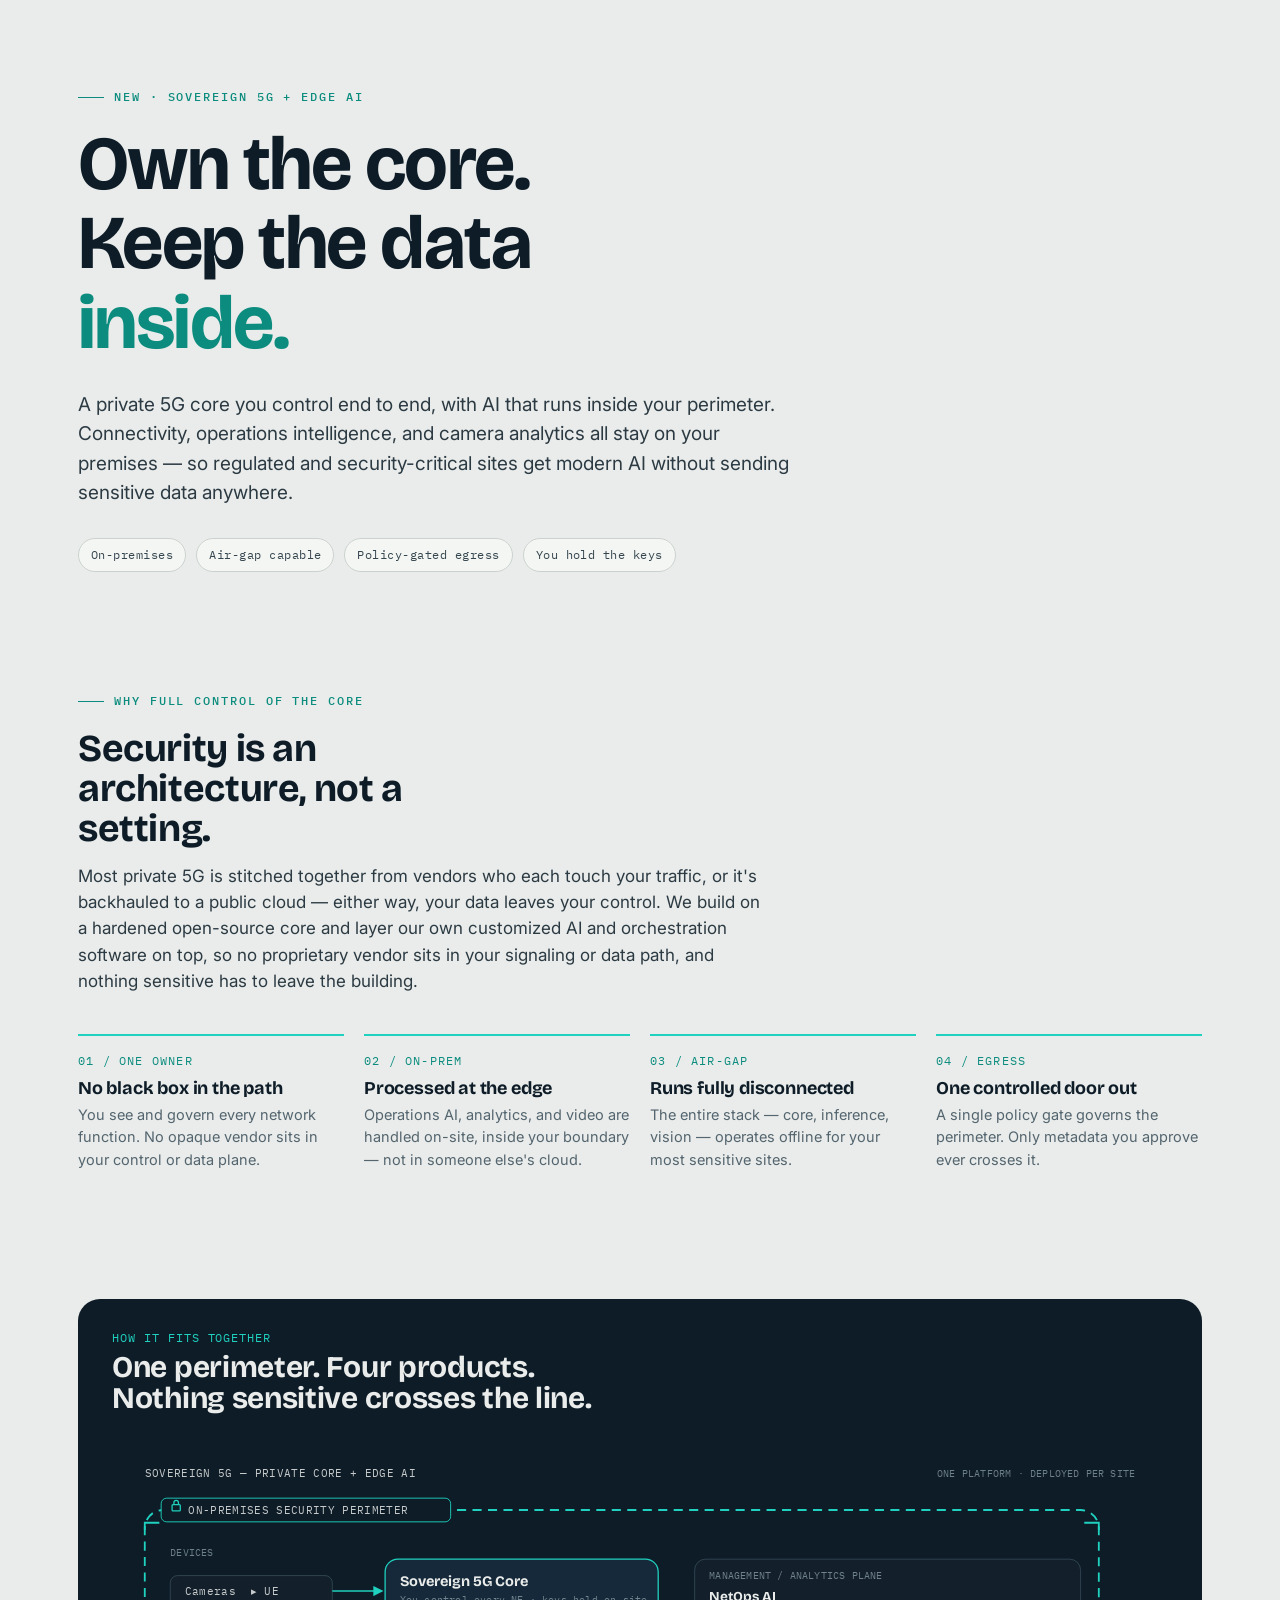
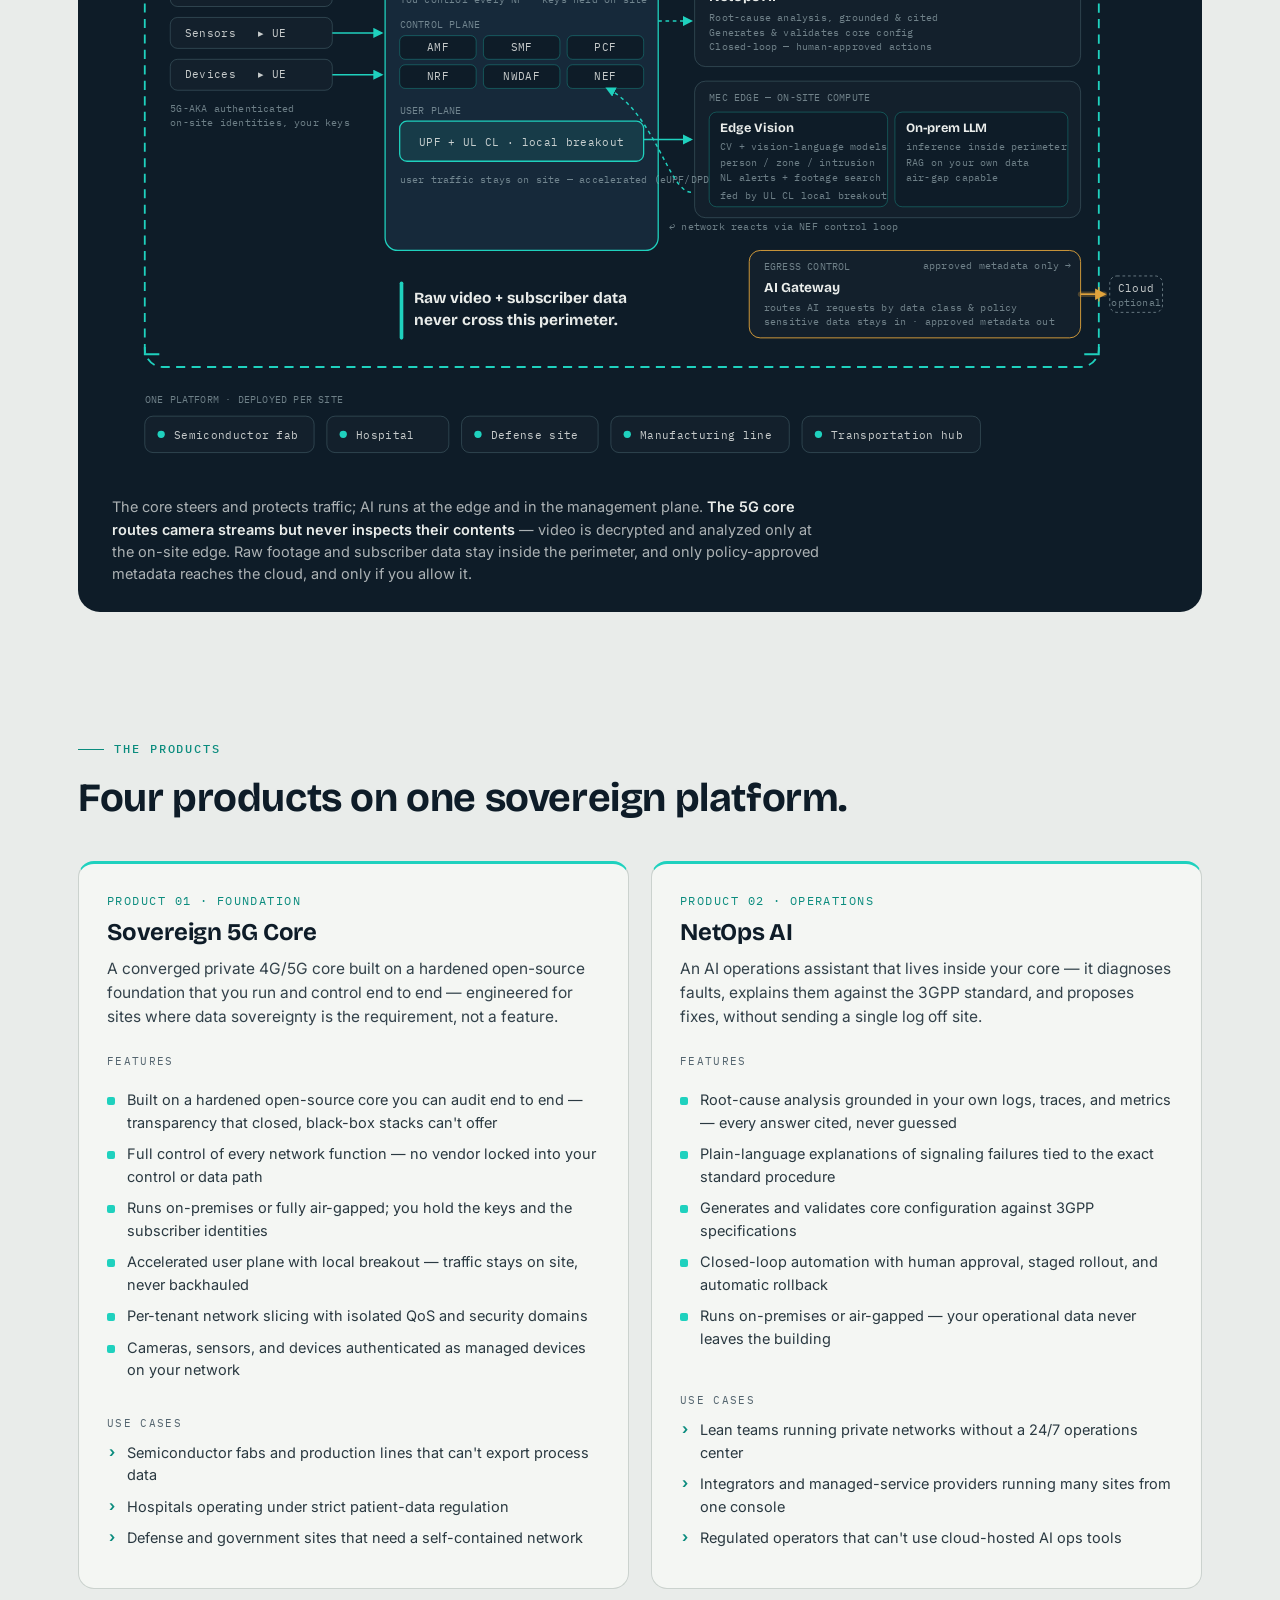
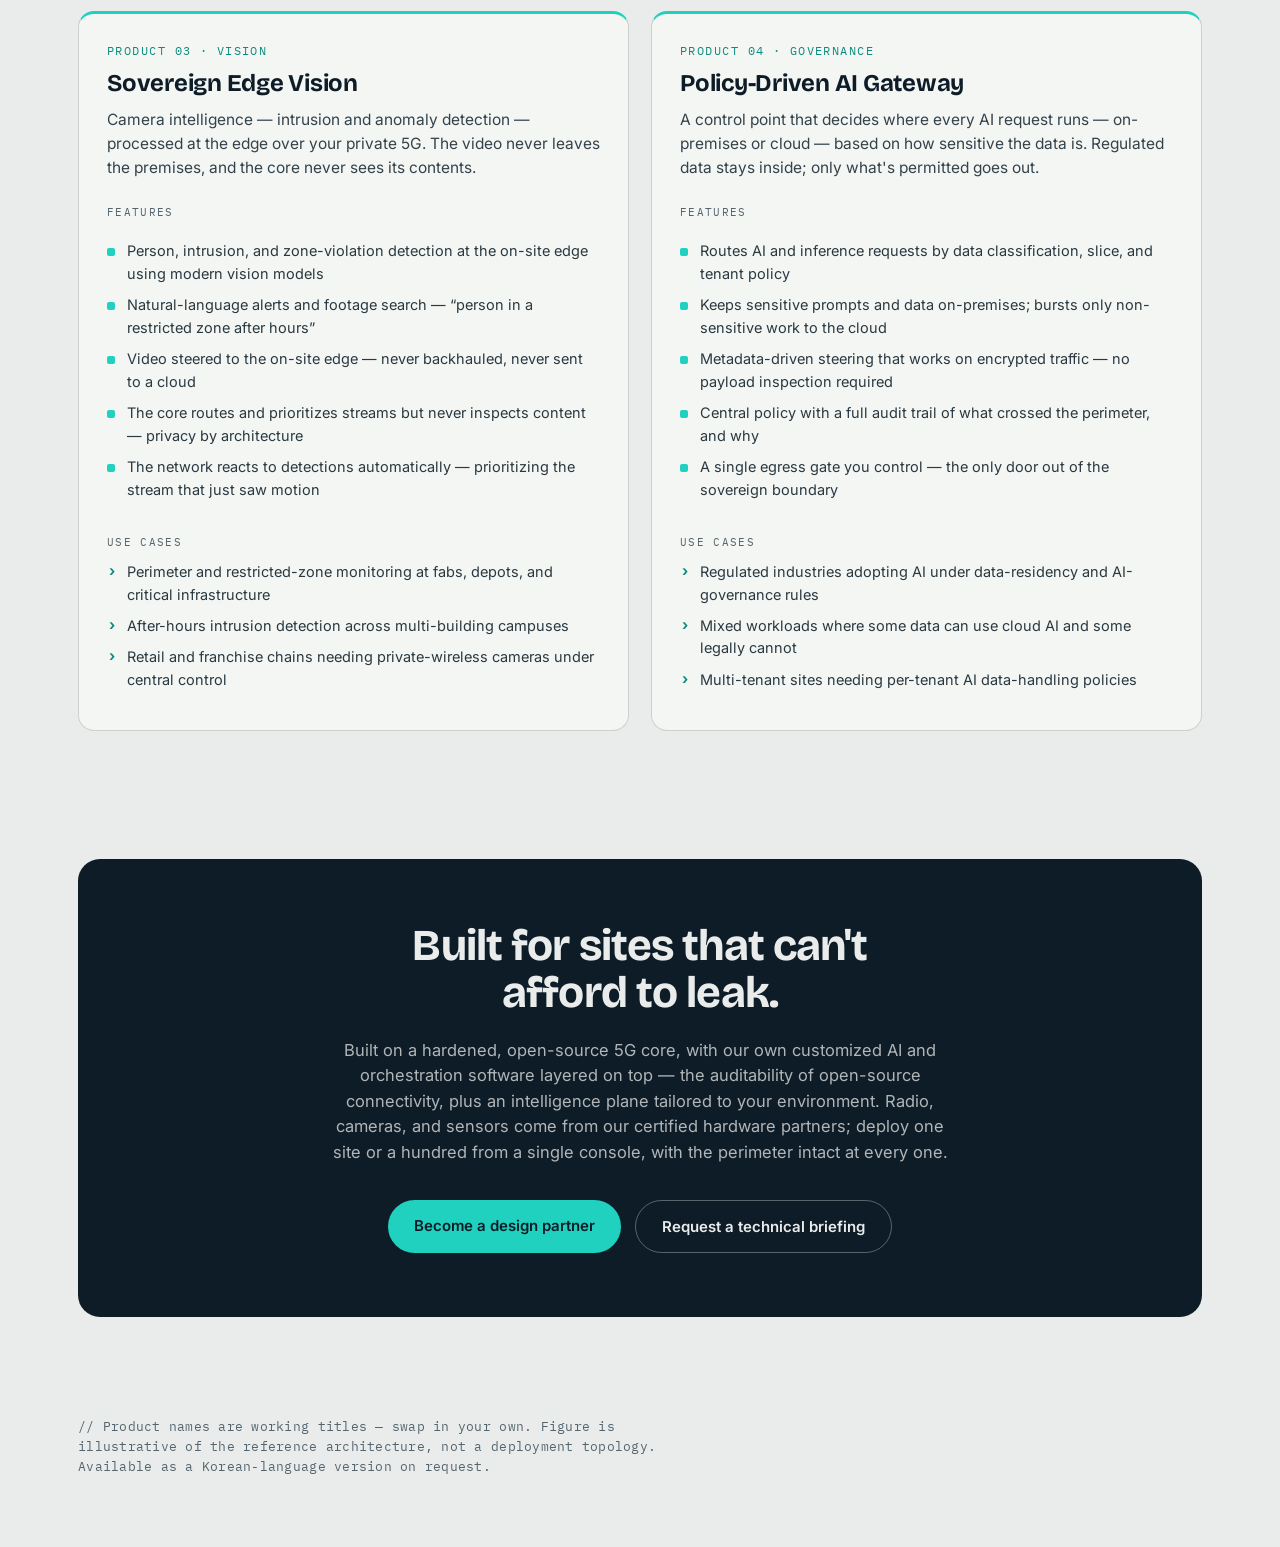
<file: Sor_5G/sovereign-5g-edge-ai.html>
<!doctype html>
<html lang="en">
<head>
<meta charset="utf-8">
<meta name="viewport" content="width=device-width, initial-scale=1">
<title>Sovereign 5G — Private Core + Edge AI</title>
<link rel="preconnect" href="https://fonts.googleapis.com">
<link rel="preconnect" href="https://fonts.gstatic.com" crossorigin>
<link href="https://fonts.googleapis.com/css2?family=Bricolage+Grotesque:opsz,wght@12..96,500;12..96,600;12..96,700;12..96,800&family=IBM+Plex+Mono:wght@400;500;600&family=Inter:wght@400;500;600&display=swap" rel="stylesheet">
<style>
  :root{
    --ink:#0E1C28;
    --ink-2:#16293A;
    --paper:#E9ECEA;
    --card:#F4F6F3;
    --signal:#1FD1BE;
    --signal-deep:#0B8C7E;
    --amber:#E0A33C;
    --muted:#54656F;
    --line:#CBD2CE;
    /* figure-scoped */
    --line-fig:rgba(125,165,172,.30);
    --paper-70:rgba(233,236,234,.84);
    --muted-fig:rgba(180,200,205,.58);
    --signal-30:rgba(31,209,190,.32);
  }
  *{box-sizing:border-box}
  html{-webkit-text-size-adjust:100%}
  body{
    margin:0;background:var(--paper);color:var(--ink);
    font-family:"Inter",system-ui,sans-serif;line-height:1.55;
    -webkit-font-smoothing:antialiased;
  }
  .wrap{max-width:1180px;margin:0 auto;padding:0 28px}
  .eyebrow{
    font-family:"IBM Plex Mono",monospace;font-size:12px;font-weight:500;
    letter-spacing:.16em;text-transform:uppercase;color:var(--signal-deep);
    margin:0 0 18px;display:flex;align-items:center;gap:10px;
  }
  .eyebrow::before{content:"";width:26px;height:1px;background:var(--signal-deep);display:inline-block}
  h1,h2,h3{font-family:"Bricolage Grotesque",sans-serif;font-weight:700;line-height:1.05;margin:0}
  p{margin:0}

  /* hero */
  .hero{padding:88px 0 56px}
  .hero h1{font-size:clamp(40px,6.2vw,76px);letter-spacing:-.02em;max-width:14ch}
  .hero h1 em{font-style:normal;color:var(--signal-deep)}
  .hero .lede{margin-top:26px;max-width:60ch;font-size:clamp(17px,1.5vw,19px);color:#2C3A43}
  .meta{margin-top:30px;display:flex;flex-wrap:wrap;gap:10px}
  .tag{
    font-family:"IBM Plex Mono",monospace;font-size:12px;letter-spacing:.04em;
    color:#34454E;background:var(--card);border:1px solid var(--line);
    padding:7px 12px;border-radius:999px;
  }
  .reveal{opacity:0;transform:translateY(14px);animation:rise .7s cubic-bezier(.2,.7,.2,1) forwards}
  .reveal.d1{animation-delay:.06s}.reveal.d2{animation-delay:.14s}.reveal.d3{animation-delay:.22s}
  @keyframes rise{to{opacity:1;transform:none}}

  /* generic section */
  section{padding:64px 0}
  .lead-2{margin-top:14px;max-width:62ch;color:#2C3A43;font-size:17px}

  /* premise grid */
  .premise h2{font-size:clamp(26px,3.2vw,38px);letter-spacing:-.01em;max-width:18ch}
  .grid4{margin-top:40px;display:grid;grid-template-columns:repeat(4,1fr);gap:20px}
  .pt{border-top:2px solid var(--signal);padding-top:16px}
  .pt .k{font-family:"IBM Plex Mono",monospace;font-size:12px;letter-spacing:.1em;text-transform:uppercase;color:var(--signal-deep)}
  .pt h3{font-size:18px;margin:8px 0 6px;letter-spacing:-.01em}
  .pt p{font-size:14.5px;color:var(--muted)}

  /* figure panel */
  .figwrap{background:var(--ink);border-radius:22px;padding:30px clamp(16px,3vw,34px) 26px;color:var(--paper)}
  .figwrap .cap{font-family:"IBM Plex Mono",monospace;font-size:12px;letter-spacing:.08em;text-transform:uppercase;color:var(--signal);margin:0 0 4px}
  .figwrap h2{color:var(--paper);font-size:clamp(22px,2.7vw,30px);letter-spacing:-.01em;max-width:24ch}
  .figscroll{margin-top:24px;overflow-x:auto;-webkit-overflow-scrolling:touch}
  .figscroll svg{display:block;width:100%;min-width:760px;height:auto}
  .figfoot{margin-top:20px;max-width:80ch;font-size:14.5px;color:rgba(233,236,234,.72)}
  .figfoot strong{color:var(--paper);font-weight:600}

  /* products */
  .prod h2{font-size:clamp(26px,3.4vw,40px);letter-spacing:-.01em}
  .cards{margin-top:42px;display:grid;grid-template-columns:repeat(2,1fr);gap:22px}
  .card{
    background:var(--card);border:1px solid var(--line);border-radius:16px;
    padding:28px 28px 30px;border-top:3px solid var(--signal);
    display:flex;flex-direction:column;
  }
  .card .idx{font-family:"IBM Plex Mono",monospace;font-size:12px;letter-spacing:.12em;color:var(--signal-deep);text-transform:uppercase}
  .card h3{font-size:24px;letter-spacing:-.01em;margin:10px 0 0}
  .card .intro{margin-top:12px;color:#33424B;font-size:15.5px}
  .card .sub{font-family:"IBM Plex Mono",monospace;font-size:11px;letter-spacing:.12em;text-transform:uppercase;color:var(--muted);margin:24px 0 10px}
  .card ul{margin:0;padding:0;list-style:none}
  .card li{position:relative;padding-left:20px;margin:9px 0;font-size:14.5px;color:#2A3941}
  .feat li::before{content:"";position:absolute;left:0;top:8px;width:8px;height:8px;border-radius:2px;background:var(--signal)}
  .uses li::before{content:"›";position:absolute;left:2px;top:-1px;color:var(--signal-deep);font-weight:700}
  .card .uses{margin-top:auto}

  /* closing */
  .close{background:var(--ink);border-radius:22px;padding:clamp(40px,5vw,64px);color:var(--paper);text-align:center}
  .close h2{color:var(--paper);font-size:clamp(28px,3.6vw,44px);letter-spacing:-.02em;max-width:20ch;margin:0 auto}
  .close p{margin:22px auto 0;max-width:64ch;color:rgba(233,236,234,.74);font-size:16.5px}
  .cta{margin-top:34px;display:inline-flex;gap:14px;flex-wrap:wrap;justify-content:center}
  .btn{
    font-family:"Inter",sans-serif;font-weight:600;font-size:15px;text-decoration:none;
    padding:14px 26px;border-radius:999px;transition:transform .15s ease,background .15s ease;
  }
  .btn.primary{background:var(--signal);color:var(--ink)}
  .btn.ghost{border:1px solid rgba(233,236,234,.34);color:var(--paper)}
  .btn:hover{transform:translateY(-2px)}
  .btn.primary:hover{background:#37e0cd}

  .note{padding:36px 0 70px;color:var(--muted);font-size:13px;font-family:"IBM Plex Mono",monospace;letter-spacing:.02em;max-width:80ch}

  /* perimeter motion */
  .perim{animation:march 16s linear infinite}
  @keyframes march{to{stroke-dashoffset:-510}}

  @media (max-width:900px){
    .grid4{grid-template-columns:repeat(2,1fr)}
    .cards{grid-template-columns:1fr}
  }
  @media (max-width:560px){
    .wrap{padding:0 20px}
    .grid4{grid-template-columns:1fr}
    .hero{padding:64px 0 44px}
    .card{padding:24px}
  }
  @media (prefers-reduced-motion:reduce){
    .reveal{animation:none;opacity:1;transform:none}
    .perim{animation:none}
    .btn:hover{transform:none}
  }
</style>
</head>
<body>

<!-- HERO -->
<header class="hero">
  <div class="wrap">
    <p class="eyebrow reveal">New · Sovereign 5G + Edge AI</p>
    <h1 class="reveal d1">Own the core.<br>Keep the data <em>inside.</em></h1>
    <p class="lede reveal d2">A private 5G core you control end to end, with AI that runs inside your perimeter. Connectivity, operations intelligence, and camera analytics all stay on your premises — so regulated and security-critical sites get modern AI without sending sensitive data anywhere.</p>
    <div class="meta reveal d3">
      <span class="tag">On-premises</span>
      <span class="tag">Air-gap capable</span>
      <span class="tag">Policy-gated egress</span>
      <span class="tag">You hold the keys</span>
    </div>
  </div>
</header>

<!-- PREMISE -->
<section class="premise">
  <div class="wrap">
    <p class="eyebrow">Why full control of the core</p>
    <h2>Security is an architecture, not a setting.</h2>
    <p class="lead-2">Most private 5G is stitched together from vendors who each touch your traffic, or it's backhauled to a public cloud — either way, your data leaves your control. We build on a hardened open-source core and layer our own customized AI and orchestration software on top, so no proprietary vendor sits in your signaling or data path, and nothing sensitive has to leave the building.</p>
    <div class="grid4">
      <div class="pt">
        <div class="k">01 / One owner</div>
        <h3>No black box in the path</h3>
        <p>You see and govern every network function. No opaque vendor sits in your control or data plane.</p>
      </div>
      <div class="pt">
        <div class="k">02 / On-prem</div>
        <h3>Processed at the edge</h3>
        <p>Operations AI, analytics, and video are handled on-site, inside your boundary — not in someone else's cloud.</p>
      </div>
      <div class="pt">
        <div class="k">03 / Air-gap</div>
        <h3>Runs fully disconnected</h3>
        <p>The entire stack — core, inference, vision — operates offline for your most sensitive sites.</p>
      </div>
      <div class="pt">
        <div class="k">04 / Egress</div>
        <h3>One controlled door out</h3>
        <p>A single policy gate governs the perimeter. Only metadata you approve ever crosses it.</p>
      </div>
    </div>
  </div>
</section>

<!-- FIGURE -->
<section>
  <div class="wrap">
    <div class="figwrap">
      <p class="cap">How it fits together</p>
      <h2>One perimeter. Four products. Nothing sensitive crosses the line.</h2>
      <div class="figscroll">
        <svg viewBox="0 0 1160 700" role="img" aria-label="Architecture diagram: a private 5G core, NetOps AI, edge vision, and AI gateway running inside an on-premises security perimeter, deployed per site across regulated industries.">
          <defs>
            <marker id="arr" viewBox="0 0 10 10" refX="8" refY="5" markerWidth="7" markerHeight="7" orient="auto-start-reverse">
              <path d="M0 0L10 5L0 10z" fill="var(--signal)"/>
            </marker>
            <marker id="arrA" viewBox="0 0 10 10" refX="8" refY="5" markerWidth="7" markerHeight="7" orient="auto-start-reverse">
              <path d="M0 0L10 5L0 10z" fill="var(--amber)"/>
            </marker>
          </defs>
          <style>
            .lab{font-family:"IBM Plex Mono",monospace;fill:var(--paper-70);font-size:12px;letter-spacing:.03em}
            .labs{font-family:"IBM Plex Mono",monospace;fill:var(--muted-fig);font-size:10.5px;letter-spacing:.02em}
            .ttl{font-family:"Bricolage Grotesque",sans-serif;fill:var(--paper);font-weight:700}
            .zone{fill:rgba(255,255,255,.018);stroke:var(--line-fig);stroke-width:1}
            .core{fill:var(--ink-2);stroke:var(--signal);stroke-width:1.4}
            .pill{fill:var(--ink);stroke:var(--signal-30);stroke-width:1}
            .flow{fill:none;stroke:var(--signal);stroke-width:1.6;marker-end:url(#arr)}
            .flowd{stroke-dasharray:4 4}
            .am{stroke:var(--amber)}
          </style>

          <!-- top strip -->
          <text x="36" y="42" class="lab" fill="var(--signal)">SOVEREIGN 5G — PRIVATE CORE + EDGE AI</text>
          <text x="1124" y="42" class="labs" text-anchor="end">ONE PLATFORM · DEPLOYED PER SITE</text>

          <!-- perimeter -->
          <rect class="perim" x="36" y="78" width="1048" height="502" rx="20" fill="none" stroke="var(--signal)" stroke-width="2" stroke-dasharray="10 7"/>
          <!-- corner ticks -->
          <g stroke="var(--signal)" stroke-width="2" fill="none">
            <path d="M36 100V92H52"/><path d="M1068 92h16v8"/>
            <path d="M36 558v8h16"/><path d="M1068 566h16v-8"/>
          </g>
          <!-- perimeter label chip -->
          <rect x="54" y="65" width="318" height="26" rx="6" fill="var(--ink)" stroke="var(--signal)" stroke-width="1"/>
          <rect x="66" y="72" width="9" height="7" rx="1" fill="none" stroke="var(--signal)" stroke-width="1.4"/>
          <path d="M68 72v-2a2.5 2.5 0 0 1 5 0v2" fill="none" stroke="var(--signal)" stroke-width="1.4"/>
          <text x="84" y="82" class="lab" fill="var(--signal)">ON-PREMISES SECURITY PERIMETER</text>

          <!-- LEFT: devices -->
          <text x="64" y="128" class="labs">DEVICES</text>
          <g>
            <rect class="zone" x="64" y="150" width="178" height="34" rx="8"/><text x="80" y="171" class="lab">Cameras&#160;&#160;▸ UE</text>
            <rect class="zone" x="64" y="196" width="178" height="34" rx="8"/><text x="80" y="217" class="lab">Sensors&#160;&#160;&#160;▸ UE</text>
            <rect class="zone" x="64" y="242" width="178" height="34" rx="8"/><text x="80" y="263" class="lab">Devices&#160;&#160;&#160;▸ UE</text>
          </g>
          <text x="64" y="300" class="labs">5G-AKA authenticated</text>
          <text x="64" y="315" class="labs">on-site identities, your keys</text>
          <!-- arrows into core -->
          <path class="flow" d="M242 167H296"/>
          <path class="flow" d="M242 213H296"/>
          <path class="flow" d="M242 259H296"/>

          <!-- CENTER: core -->
          <rect class="core" x="300" y="132" width="300" height="320" rx="14"/>
          <text x="316" y="162" class="ttl" font-size="16">Sovereign 5G Core</text>
          <text x="316" y="180" class="labs">You control every NF · keys held on site</text>
          <text x="316" y="208" class="labs">CONTROL PLANE</text>
          <g>
            <rect class="pill" x="316" y="216" width="84" height="26" rx="6"/><text x="358" y="233" class="lab" text-anchor="middle">AMF</text>
            <rect class="pill" x="408" y="216" width="84" height="26" rx="6"/><text x="450" y="233" class="lab" text-anchor="middle">SMF</text>
            <rect class="pill" x="500" y="216" width="84" height="26" rx="6"/><text x="542" y="233" class="lab" text-anchor="middle">PCF</text>
            <rect class="pill" x="316" y="248" width="84" height="26" rx="6"/><text x="358" y="265" class="lab" text-anchor="middle">NRF</text>
            <rect class="pill" x="408" y="248" width="84" height="26" rx="6"/><text x="450" y="265" class="lab" text-anchor="middle">NWDAF</text>
            <rect class="pill" x="500" y="248" width="84" height="26" rx="6"/><text x="542" y="265" class="lab" text-anchor="middle">NEF</text>
          </g>
          <text x="316" y="302" class="labs">USER PLANE</text>
          <rect x="316" y="310" width="268" height="44" rx="8" fill="rgba(31,209,190,.10)" stroke="var(--signal)" stroke-width="1.4"/>
          <text x="450" y="337" class="lab" fill="var(--paper)" text-anchor="middle">UPF + UL CL · local breakout</text>
          <text x="316" y="378" class="labs">user traffic stays on site — accelerated (eUPF/DPDK)</text>

          <!-- RIGHT A: NetOps AI / mgmt plane -->
          <rect class="zone" x="640" y="132" width="424" height="118" rx="12"/>
          <text x="656" y="154" class="labs">MANAGEMENT / ANALYTICS PLANE</text>
          <text x="656" y="178" class="ttl" font-size="15">NetOps AI</text>
          <text x="656" y="200" class="labs">Root-cause analysis, grounded &amp; cited</text>
          <text x="656" y="216" class="labs">Generates &amp; validates core config</text>
          <text x="656" y="232" class="labs">Closed-loop — human-approved actions</text>
          <path class="flow flowd" d="M600 200H636"/>

          <!-- RIGHT B: MEC edge -->
          <rect class="zone" x="640" y="266" width="424" height="150" rx="12"/>
          <text x="656" y="288" class="labs">MEC EDGE — ON-SITE COMPUTE</text>
          <rect class="pill" x="656" y="300" width="196" height="104" rx="8"/>
          <text x="668" y="322" class="ttl" font-size="14">Edge Vision</text>
          <text x="668" y="342" class="labs">CV + vision-language models</text>
          <text x="668" y="359" class="labs">person / zone / intrusion</text>
          <text x="668" y="376" class="labs">NL alerts + footage search</text>
          <text x="668" y="395" class="labs">fed by UL CL local breakout</text>
          <rect class="pill" x="860" y="300" width="190" height="104" rx="8"/>
          <text x="872" y="322" class="ttl" font-size="14">On-prem LLM</text>
          <text x="872" y="342" class="labs">inference inside perimeter</text>
          <text x="872" y="359" class="labs">RAG on your own data</text>
          <text x="872" y="376" class="labs">air-gap capable</text>
          <!-- core UPF -> MEC, and NEF return -->
          <path class="flow" d="M584 330H636"/>
          <path class="flow flowd" d="M636 388C612 388 596 300 544 274" />
          <text x="612" y="430" class="labs">↩ network reacts via NEF control loop</text>

          <!-- containment statement -->
          <rect x="316" y="486" width="4" height="64" rx="2" fill="var(--signal)"/>
          <text x="332" y="510" class="ttl" font-size="17">Raw video + subscriber data</text>
          <text x="332" y="534" class="ttl" font-size="17">never cross this perimeter.</text>

          <!-- AI GATEWAY (egress door) -->
          <rect class="zone am" x="700" y="452" width="364" height="96" rx="12" stroke-width="1.6"/>
          <text x="716" y="474" class="labs" fill="var(--amber)">EGRESS CONTROL</text>
          <text x="716" y="498" class="ttl" font-size="15">AI Gateway</text>
          <text x="716" y="518" class="labs">routes AI requests by data class &amp; policy</text>
          <text x="716" y="534" class="labs">sensitive data stays in · approved metadata out</text>

          <!-- single egress channel crossing perimeter -->
          <path d="M1064 500H1090" stroke="var(--amber)" stroke-width="6" stroke-linecap="round" opacity="0.28"/>
          <path d="M1064 500H1090" stroke="var(--amber)" stroke-width="1.8" fill="none" marker-end="url(#arrA)"/>
          <path d="M1084 492v16" stroke="var(--amber)" stroke-width="1.4"/>
          <rect x="1096" y="480" width="58" height="40" rx="8" fill="var(--ink)" stroke="var(--muted-fig)" stroke-width="1" stroke-dasharray="3 3"/>
          <text x="1125" y="498" class="lab" text-anchor="middle">Cloud</text>
          <text x="1125" y="513" class="labs" text-anchor="middle">optional</text>
          <text x="1054" y="472" class="labs" fill="var(--amber)" text-anchor="end">approved metadata only →</text>

          <!-- USE CASES -->
          <text x="36" y="620" class="labs" fill="var(--signal)">ONE PLATFORM · DEPLOYED PER SITE</text>
          <g font-family="IBM Plex Mono">
            <rect class="zone" x="36" y="634" width="186" height="40" rx="9"/><circle cx="54" cy="654" r="4" fill="var(--signal)"/><text x="68" y="659" class="lab">Semiconductor fab</text>
            <rect class="zone" x="236" y="634" width="134" height="40" rx="9"/><circle cx="254" cy="654" r="4" fill="var(--signal)"/><text x="268" y="659" class="lab">Hospital</text>
            <rect class="zone" x="384" y="634" width="150" height="40" rx="9"/><circle cx="402" cy="654" r="4" fill="var(--signal)"/><text x="416" y="659" class="lab">Defense site</text>
            <rect class="zone" x="548" y="634" width="196" height="40" rx="9"/><circle cx="566" cy="654" r="4" fill="var(--signal)"/><text x="580" y="659" class="lab">Manufacturing line</text>
            <rect class="zone" x="758" y="634" width="196" height="40" rx="9"/><circle cx="776" cy="654" r="4" fill="var(--signal)"/><text x="790" y="659" class="lab">Transportation hub</text>
          </g>
        </svg>
      </div>
      <p class="figfoot">The core steers and protects traffic; AI runs at the edge and in the management plane. <strong>The 5G core routes camera streams but never inspects their contents</strong> — video is decrypted and analyzed only at the on-site edge. Raw footage and subscriber data stay inside the perimeter, and only policy-approved metadata reaches the cloud, and only if you allow it.</p>
    </div>
  </div>
</section>

<!-- PRODUCTS -->
<section class="prod">
  <div class="wrap">
    <p class="eyebrow">The products</p>
    <h2>Four products on one sovereign platform.</h2>
    <div class="cards">

      <!-- 1 -->
      <article class="card">
        <span class="idx">Product 01 · Foundation</span>
        <h3>Sovereign 5G Core</h3>
        <p class="intro">A converged private 4G/5G core built on a hardened open-source foundation that you run and control end to end — engineered for sites where data sovereignty is the requirement, not a feature.</p>
        <p class="sub">Features</p>
        <ul class="feat">
          <li>Built on a hardened open-source core you can audit end to end — transparency that closed, black-box stacks can't offer</li>
          <li>Full control of every network function — no vendor locked into your control or data path</li>
          <li>Runs on-premises or fully air-gapped; you hold the keys and the subscriber identities</li>
          <li>Accelerated user plane with local breakout — traffic stays on site, never backhauled</li>
          <li>Per-tenant network slicing with isolated QoS and security domains</li>
          <li>Cameras, sensors, and devices authenticated as managed devices on your network</li>
        </ul>
        <div class="uses">
          <p class="sub">Use cases</p>
          <ul>
            <li>Semiconductor fabs and production lines that can't export process data</li>
            <li>Hospitals operating under strict patient-data regulation</li>
            <li>Defense and government sites that need a self-contained network</li>
          </ul>
        </div>
      </article>

      <!-- 2 -->
      <article class="card">
        <span class="idx">Product 02 · Operations</span>
        <h3>NetOps AI</h3>
        <p class="intro">An AI operations assistant that lives inside your core — it diagnoses faults, explains them against the 3GPP standard, and proposes fixes, without sending a single log off site.</p>
        <p class="sub">Features</p>
        <ul class="feat">
          <li>Root-cause analysis grounded in your own logs, traces, and metrics — every answer cited, never guessed</li>
          <li>Plain-language explanations of signaling failures tied to the exact standard procedure</li>
          <li>Generates and validates core configuration against 3GPP specifications</li>
          <li>Closed-loop automation with human approval, staged rollout, and automatic rollback</li>
          <li>Runs on-premises or air-gapped — your operational data never leaves the building</li>
        </ul>
        <div class="uses">
          <p class="sub">Use cases</p>
          <ul>
            <li>Lean teams running private networks without a 24/7 operations center</li>
            <li>Integrators and managed-service providers running many sites from one console</li>
            <li>Regulated operators that can't use cloud-hosted AI ops tools</li>
          </ul>
        </div>
      </article>

      <!-- 3 -->
      <article class="card">
        <span class="idx">Product 03 · Vision</span>
        <h3>Sovereign Edge Vision</h3>
        <p class="intro">Camera intelligence — intrusion and anomaly detection — processed at the edge over your private 5G. The video never leaves the premises, and the core never sees its contents.</p>
        <p class="sub">Features</p>
        <ul class="feat">
          <li>Person, intrusion, and zone-violation detection at the on-site edge using modern vision models</li>
          <li>Natural-language alerts and footage search — “person in a restricted zone after hours”</li>
          <li>Video steered to the on-site edge — never backhauled, never sent to a cloud</li>
          <li>The core routes and prioritizes streams but never inspects content — privacy by architecture</li>
          <li>The network reacts to detections automatically — prioritizing the stream that just saw motion</li>
        </ul>
        <div class="uses">
          <p class="sub">Use cases</p>
          <ul>
            <li>Perimeter and restricted-zone monitoring at fabs, depots, and critical infrastructure</li>
            <li>After-hours intrusion detection across multi-building campuses</li>
            <li>Retail and franchise chains needing private-wireless cameras under central control</li>
          </ul>
        </div>
      </article>

      <!-- 4 -->
      <article class="card">
        <span class="idx">Product 04 · Governance</span>
        <h3>Policy-Driven AI Gateway</h3>
        <p class="intro">A control point that decides where every AI request runs — on-premises or cloud — based on how sensitive the data is. Regulated data stays inside; only what's permitted goes out.</p>
        <p class="sub">Features</p>
        <ul class="feat">
          <li>Routes AI and inference requests by data classification, slice, and tenant policy</li>
          <li>Keeps sensitive prompts and data on-premises; bursts only non-sensitive work to the cloud</li>
          <li>Metadata-driven steering that works on encrypted traffic — no payload inspection required</li>
          <li>Central policy with a full audit trail of what crossed the perimeter, and why</li>
          <li>A single egress gate you control — the only door out of the sovereign boundary</li>
        </ul>
        <div class="uses">
          <p class="sub">Use cases</p>
          <ul>
            <li>Regulated industries adopting AI under data-residency and AI-governance rules</li>
            <li>Mixed workloads where some data can use cloud AI and some legally cannot</li>
            <li>Multi-tenant sites needing per-tenant AI data-handling policies</li>
          </ul>
        </div>
      </article>

    </div>
  </div>
</section>

<!-- CLOSE -->
<section>
  <div class="wrap">
    <div class="close">
      <h2>Built for sites that can't afford to leak.</h2>
      <p>Built on a hardened, open-source 5G core, with our own customized AI and orchestration software layered on top — the auditability of open-source connectivity, plus an intelligence plane tailored to your environment. Radio, cameras, and sensors come from our certified hardware partners; deploy one site or a hundred from a single console, with the perimeter intact at every one.</p>
      <div class="cta">
        <a class="btn primary" href="#">Become a design partner</a>
        <a class="btn ghost" href="#">Request a technical briefing</a>
      </div>
    </div>
  </div>
</section>

<div class="wrap">
  <p class="note">// Product names are working titles — swap in your own. Figure is illustrative of the reference architecture, not a deployment topology. Available as a Korean-language version on request.</p>
</div>

</body>
</html>
</file>
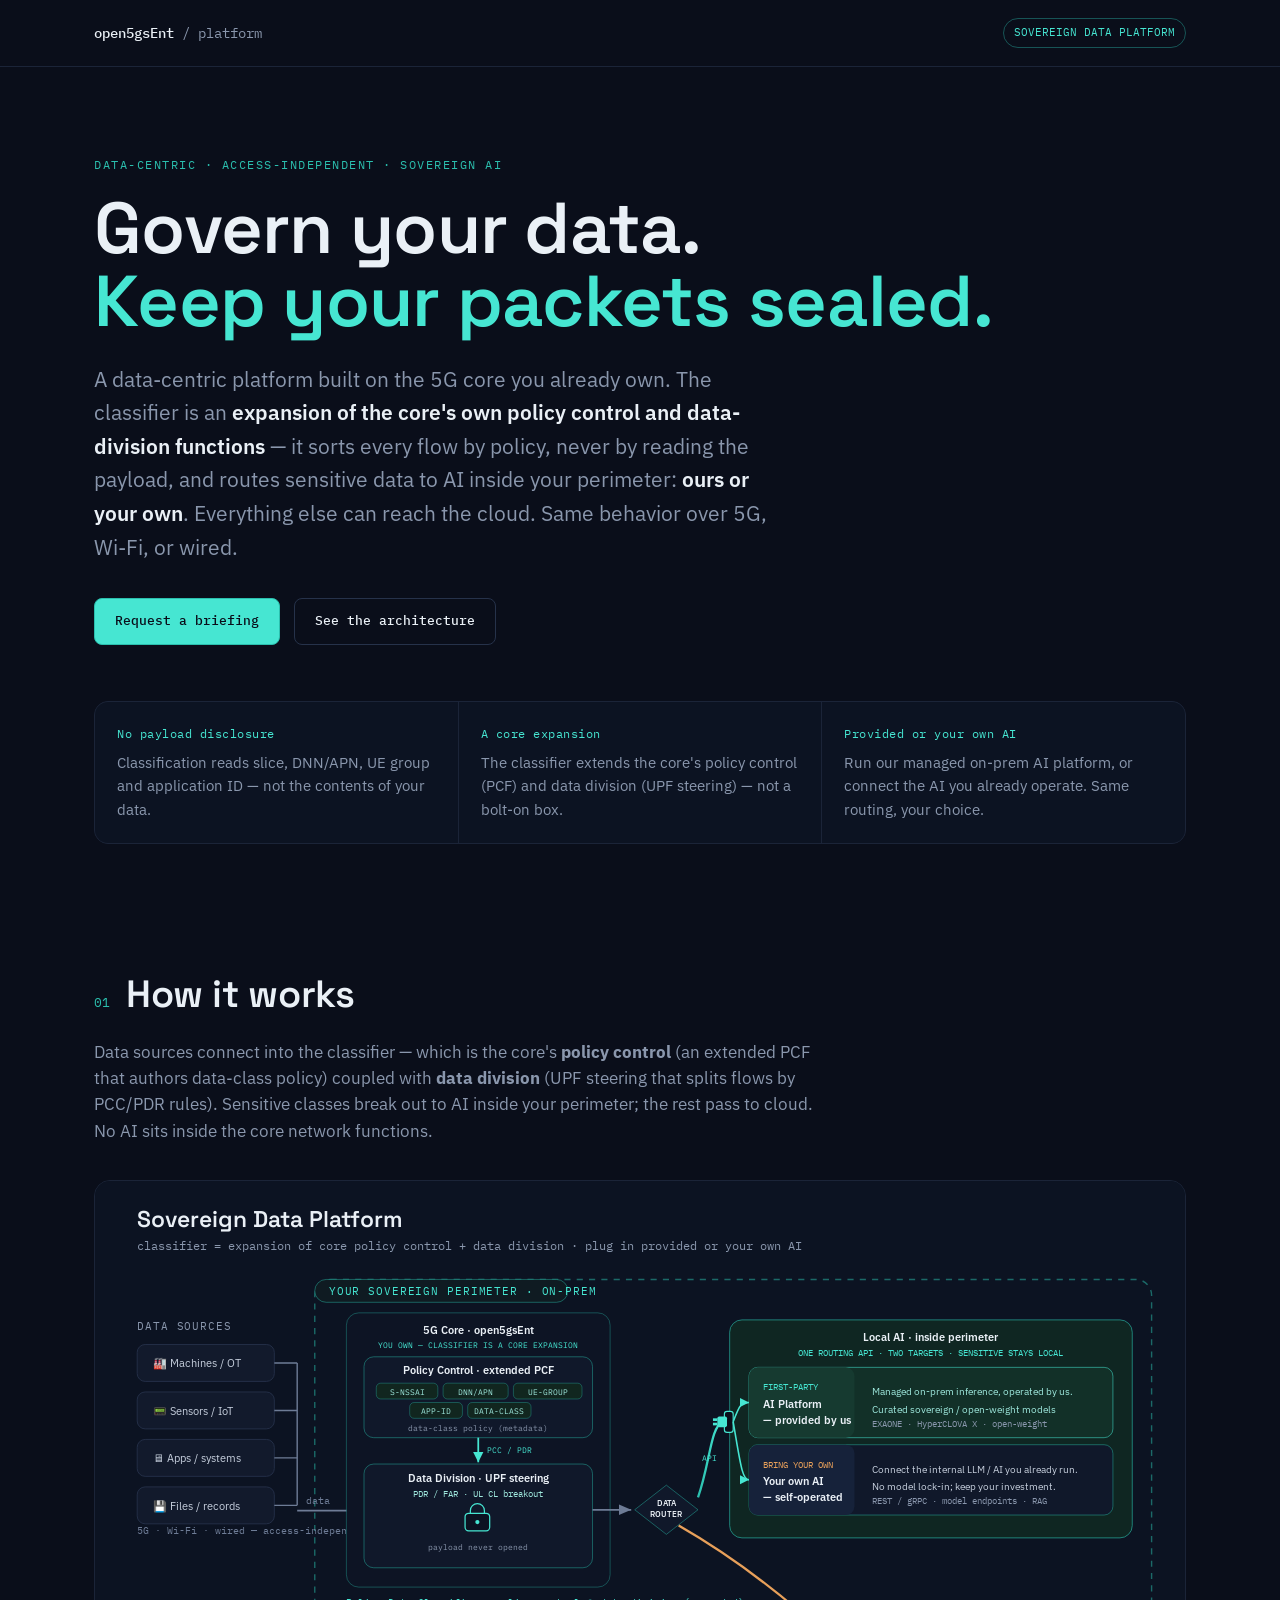
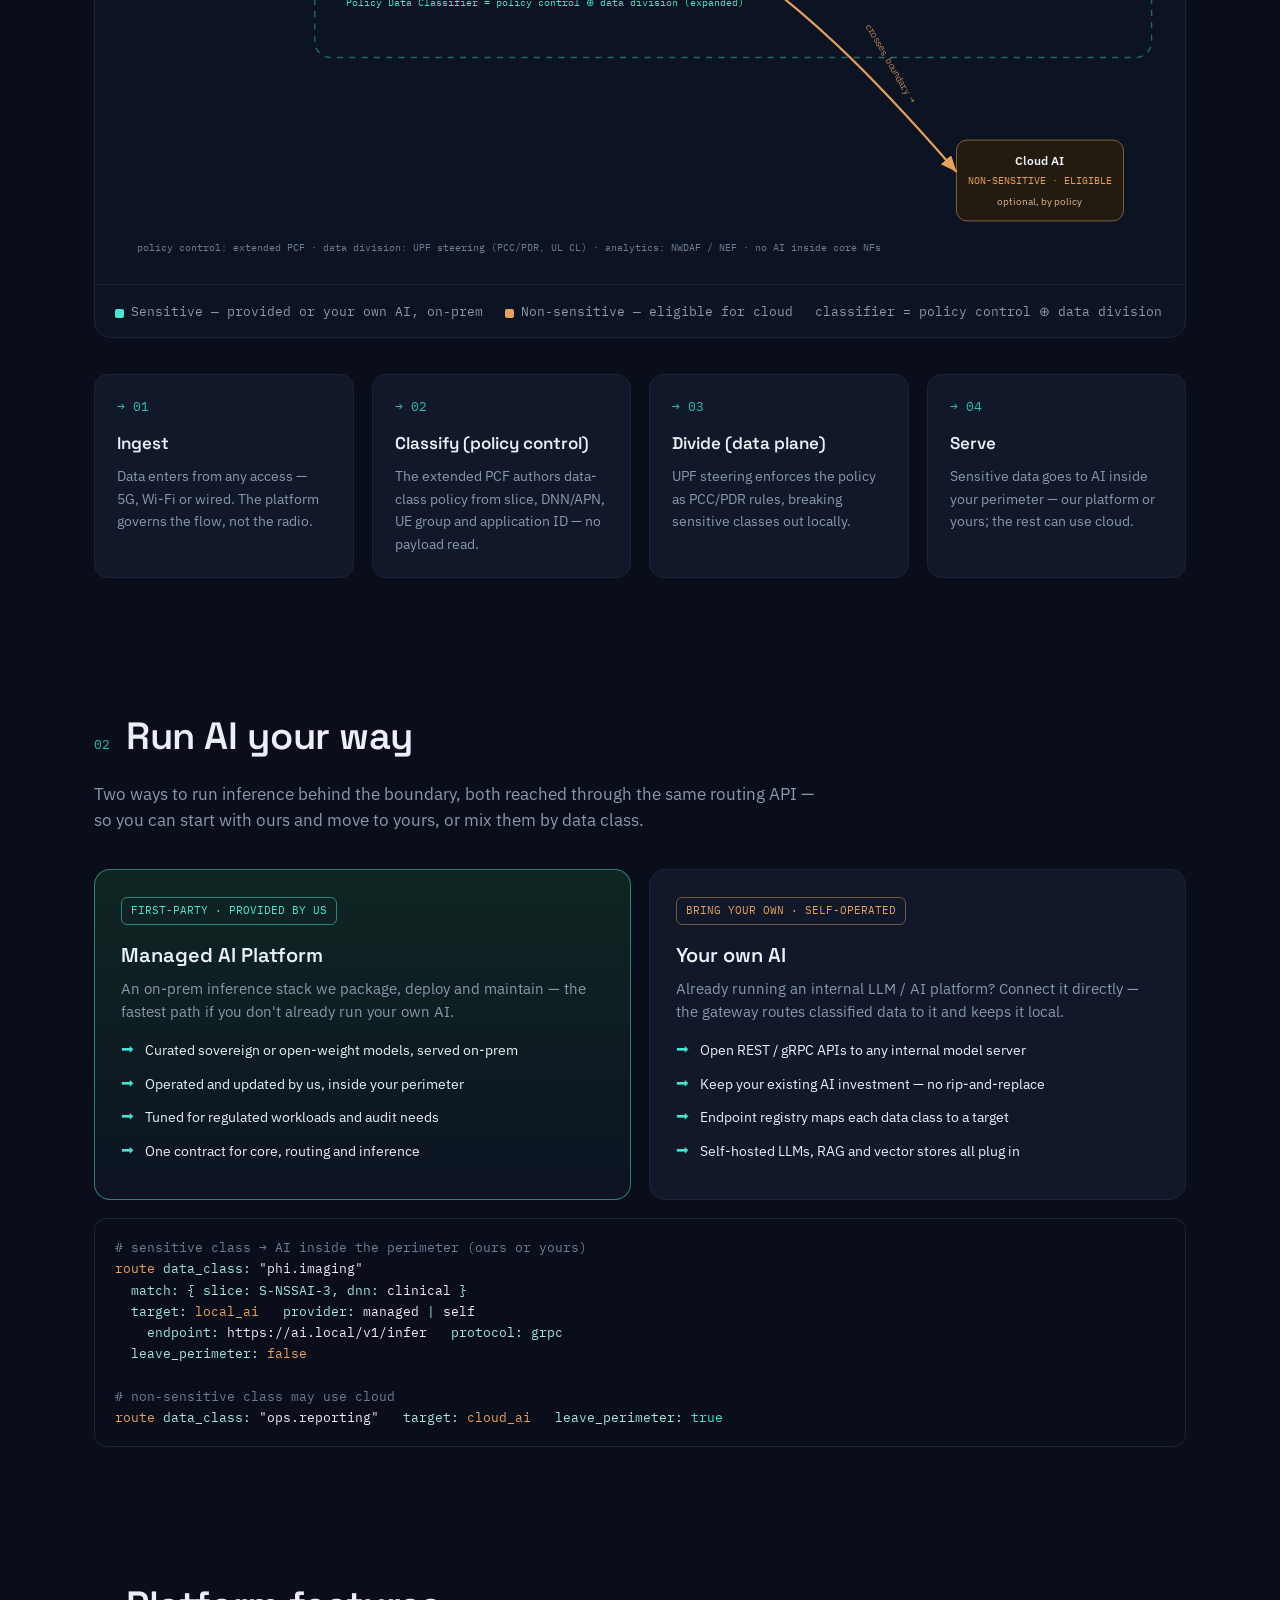
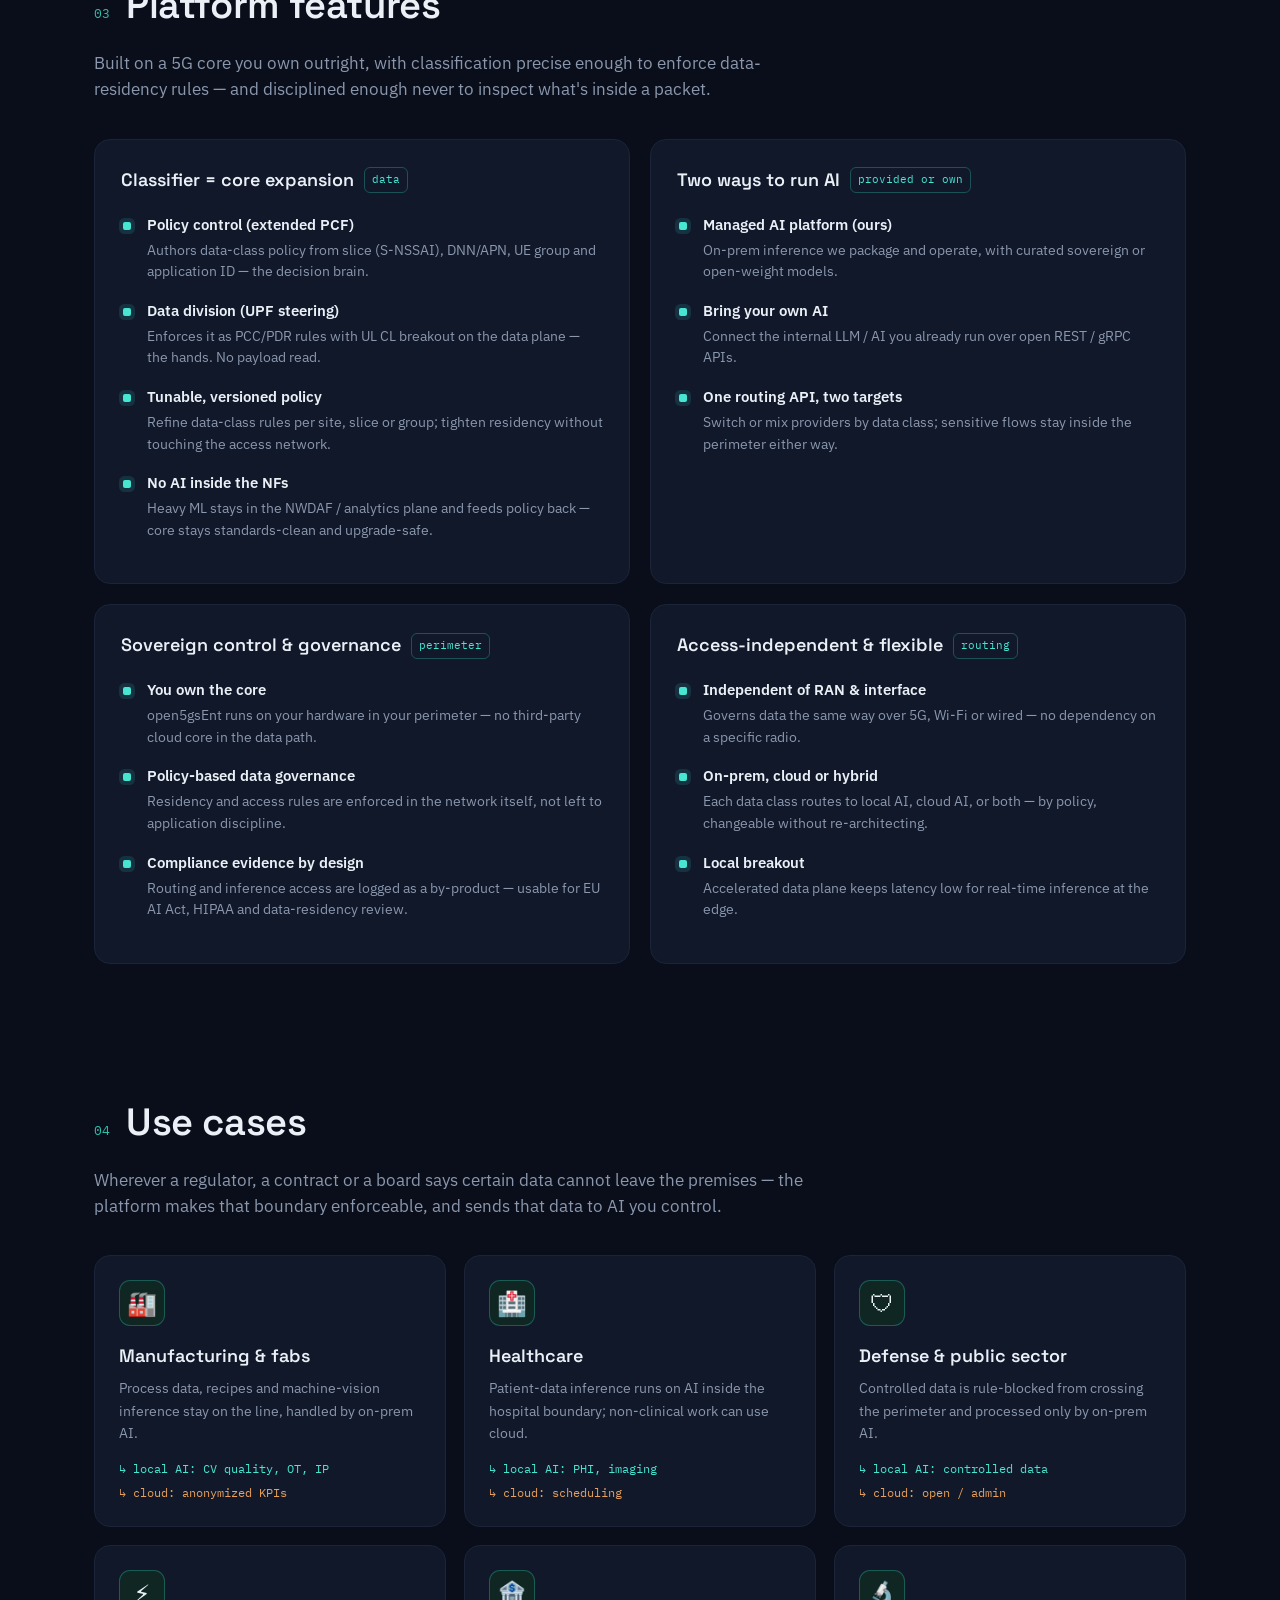
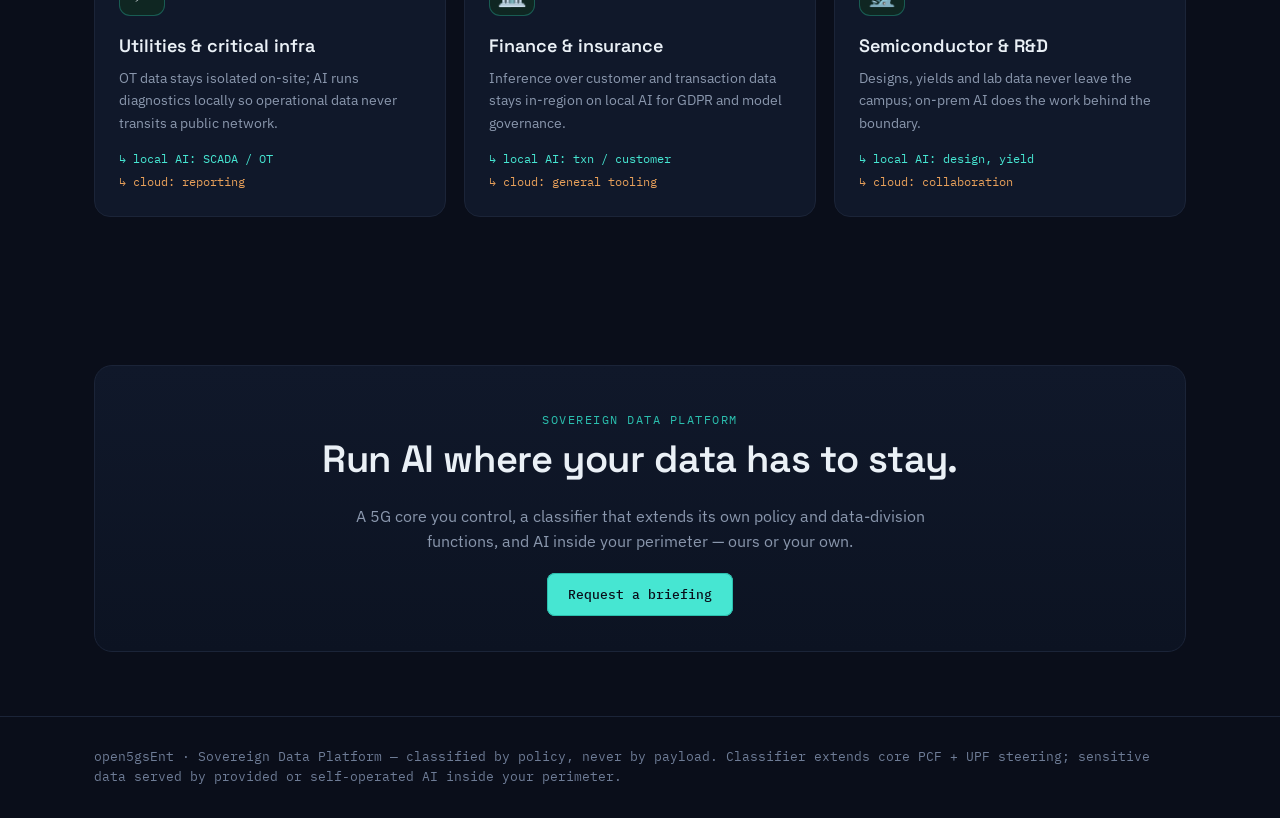
<file: Sor_5G/sovereign-data-platform.html>
<!DOCTYPE html>
<html lang="en">
<head>
<meta charset="UTF-8">
<meta name="viewport" content="width=device-width, initial-scale=1.0">
<title>Sovereign Data Platform</title>
<link rel="preconnect" href="https://fonts.googleapis.com">
<link rel="preconnect" href="https://fonts.gstatic.com" crossorigin>
<link href="https://fonts.googleapis.com/css2?family=Space+Grotesk:wght@500;600;700&family=IBM+Plex+Sans:wght@400;500;600&family=IBM+Plex+Mono:wght@400;500&display=swap" rel="stylesheet">
<style>
  :root{
    --ink:#0A0E1A; --ink2:#0C1322; --panel:#10182A; --panel2:#121A2C;
    --line:#26324A; --line2:#1B2438;
    --text:#EAF0F6; --muted:#8A97AD; --dim:#6E7C96;
    --secure:#46E6D2; --secure-dim:#2BBFAE; --secure-bg:#0F2622;
    --cloud:#E8A05A; --cloud-bg:#241B10;
    --maxw:1140px;
  }
  *{box-sizing:border-box}
  html{scroll-behavior:smooth}
  body{margin:0; background:radial-gradient(1200px 600px at 78% -8%, rgba(43,191,174,.10), transparent 60%), var(--ink);
    color:var(--text); font-family:'IBM Plex Sans',system-ui,sans-serif; line-height:1.6; -webkit-font-smoothing:antialiased}
  .wrap{max-width:var(--maxw); margin:0 auto; padding:0 24px}
  a{color:var(--secure); text-decoration:none}
  .mono{font-family:'IBM Plex Mono',monospace}
  .eyebrow{font-family:'IBM Plex Mono',monospace; font-size:12px; letter-spacing:1.5px; text-transform:uppercase; color:var(--secure-dim)}

  header.top{border-bottom:1px solid var(--line2)}
  .topbar{display:flex; align-items:center; justify-content:space-between; padding:18px 24px; max-width:var(--maxw); margin:0 auto}
  .brand{font-family:'IBM Plex Mono',monospace; font-size:14px; color:var(--muted)}
  .brand b{color:var(--text); font-weight:500}
  .pill{font-family:'IBM Plex Mono',monospace; font-size:11px; color:var(--secure); border:1px solid rgba(43,191,174,.4); padding:5px 10px; border-radius:20px}

  .hero{padding:88px 0 56px}
  .hero h1{font-family:'Space Grotesk',sans-serif; font-weight:600; letter-spacing:-.01em; font-size:clamp(40px,6vw,72px); line-height:1.02; margin:18px 0 0}
  .hero h1 .accent{color:var(--secure)}
  .hero .lede{font-size:clamp(17px,2.2vw,21px); color:var(--muted); max-width:700px; margin:24px 0 0}
  .hero .lede strong{color:var(--text); font-weight:600}
  .cta-row{display:flex; gap:14px; flex-wrap:wrap; margin-top:34px}
  .btn{font-family:'IBM Plex Mono',monospace; font-size:13px; padding:12px 20px; border-radius:8px; border:1px solid var(--secure-dim); color:var(--ink); background:var(--secure); font-weight:500}
  .btn.ghost{background:transparent; color:var(--text); border-color:var(--line)}

  .claims{display:grid; grid-template-columns:repeat(3,1fr); gap:1px; background:var(--line2); border:1px solid var(--line2); border-radius:14px; overflow:hidden; margin-top:56px}
  .claim{background:var(--ink2); padding:22px}
  .claim .k{font-family:'IBM Plex Mono',monospace; color:var(--secure); font-size:12px; letter-spacing:.5px}
  .claim .v{margin-top:8px; color:var(--muted); font-size:14.5px}

  section{padding:64px 0}
  .sec-head{display:flex; align-items:baseline; gap:16px; margin-bottom:8px}
  .sec-num{font-family:'IBM Plex Mono',monospace; color:var(--secure-dim); font-size:13px}
  h2{font-family:'Space Grotesk',sans-serif; font-weight:600; font-size:clamp(26px,3.4vw,38px); letter-spacing:-.01em; margin:0}
  .sec-sub{color:var(--muted); max-width:720px; margin:14px 0 0; font-size:16.5px}

  .figure-panel{margin-top:36px; border:1px solid var(--line2); border-radius:16px; overflow:hidden; background:var(--ink2)}
  .figure-panel svg{display:block; width:100%; height:auto}
  .figure-cap{display:flex; gap:22px; flex-wrap:wrap; padding:16px 20px; border-top:1px solid var(--line2); font-family:'IBM Plex Mono',monospace; font-size:12.5px; color:var(--muted)}
  .dot{display:inline-block; width:9px; height:9px; border-radius:2px; margin-right:7px; vertical-align:middle}
  .dot.s{background:var(--secure)} .dot.c{background:var(--cloud)}

  .how{display:grid; grid-template-columns:repeat(4,1fr); gap:18px; margin-top:36px}
  .step{border:1px solid var(--line2); border-radius:14px; padding:22px; background:var(--panel)}
  .step .n{font-family:'IBM Plex Mono',monospace; color:var(--secure-dim); font-size:13px}
  .step h4{font-family:'Space Grotesk',sans-serif; font-weight:600; font-size:17px; margin:12px 0 8px}
  .step p{margin:0; color:var(--muted); font-size:14px}

  .ai2{display:grid; grid-template-columns:repeat(2,1fr); gap:18px; margin-top:36px}
  .aicard{border:1px solid var(--line2); border-radius:16px; padding:26px; background:var(--panel)}
  .aicard.first{border-color:rgba(70,230,210,.5); background:linear-gradient(180deg,#0F2622,var(--ink2))}
  .aicard .tag{font-family:'IBM Plex Mono',monospace; font-size:11px; padding:4px 9px; border-radius:6px; display:inline-block}
  .aicard.first .tag{color:var(--secure); border:1px solid rgba(70,230,210,.5)}
  .aicard.own .tag{color:var(--cloud); border:1px solid rgba(232,160,90,.45)}
  .aicard h3{font-family:'Space Grotesk',sans-serif; font-weight:600; font-size:20px; margin:14px 0 6px}
  .aicard p{color:var(--muted); margin:0 0 16px; font-size:14.5px}
  ul.mini{list-style:none; padding:0; margin:0}
  ul.mini li{position:relative; padding:0 0 11px 24px; font-size:14px}
  ul.mini li::before{content:"⮕"; position:absolute; left:0; top:0; color:var(--secure)}
  .codecard{margin-top:18px; background:#0A0E1A; border:1px solid var(--line2); border-radius:12px; padding:18px 20px; font-family:'IBM Plex Mono',monospace; font-size:12.5px; color:#9FE9DE; line-height:1.7; overflow:auto}
  .codecard .c{color:var(--dim)} .codecard .k{color:#E8A05A}

  .feat-grid{display:grid; grid-template-columns:repeat(2,1fr); gap:20px; margin-top:36px}
  .feat-col{border:1px solid var(--line2); border-radius:16px; padding:26px 26px 10px; background:var(--panel)}
  .feat-col h3{font-family:'Space Grotesk',sans-serif; font-weight:600; font-size:18px; margin:0 0 4px; display:flex; align-items:center; gap:10px}
  .feat-col h3 .tag{font-family:'IBM Plex Mono',monospace; font-size:11px; color:var(--secure); border:1px solid rgba(43,191,174,.35); border-radius:6px; padding:3px 7px; font-weight:400}
  ul.feat{list-style:none; padding:0; margin:18px 0 16px}
  ul.feat li{position:relative; padding:0 0 16px 26px; color:var(--text); font-size:15px}
  ul.feat li::before{content:""; position:absolute; left:2px; top:9px; width:8px; height:8px; border-radius:2px; background:var(--secure); box-shadow:0 0 0 4px rgba(70,230,210,.12)}
  ul.feat li b{font-weight:600}
  ul.feat li span{display:block; color:var(--muted); font-size:13.5px; margin-top:3px}

  .uc-grid{display:grid; grid-template-columns:repeat(3,1fr); gap:18px; margin-top:36px}
  .uc{border:1px solid var(--line2); border-radius:16px; padding:24px; background:var(--panel); display:flex; flex-direction:column; min-height:230px}
  .uc .ico{font-size:24px; width:46px; height:46px; display:grid; place-items:center; border-radius:11px; background:var(--secure-bg); border:1px solid rgba(43,191,174,.35)}
  .uc h4{font-family:'Space Grotesk',sans-serif; font-weight:600; font-size:18px; margin:16px 0 6px}
  .uc p{margin:0; color:var(--muted); font-size:14px}
  .uc .split{margin-top:auto; padding-top:16px; font-family:'IBM Plex Mono',monospace; font-size:11.5px; display:flex; flex-direction:column; gap:5px}
  .uc .split .keep{color:var(--secure)}
  .uc .split .out{color:var(--cloud)}

  .close{border:1px solid var(--line2); border-radius:18px; padding:44px; background:linear-gradient(180deg, var(--panel), var(--ink2)); text-align:center; margin-top:20px}
  .close h2{margin-bottom:14px}
  .close p{color:var(--muted); max-width:580px; margin:0 auto 26px}

  footer{border-top:1px solid var(--line2); padding:30px 0; color:var(--dim); font-size:13px; font-family:'IBM Plex Mono',monospace}

  @media(max-width:880px){
    .claims{grid-template-columns:1fr}
    .how{grid-template-columns:1fr 1fr}
    .ai2{grid-template-columns:1fr}
    .feat-grid{grid-template-columns:1fr}
    .uc-grid{grid-template-columns:1fr}
  }
  @media(max-width:560px){ .how{grid-template-columns:1fr} }
  @media(prefers-reduced-motion:reduce){ *{animation:none !important} html{scroll-behavior:auto} }
</style>
</head>
<body>

<header class="top">
  <div class="topbar">
    <div class="brand"><b>open5gsEnt</b>&nbsp;/ platform</div>
    <div class="pill">SOVEREIGN DATA PLATFORM</div>
  </div>
</header>

<main class="wrap">

  <section class="hero">
    <div class="eyebrow">Data-centric · access-independent · sovereign AI</div>
    <h1>Govern your data.<br><span class="accent">Keep your packets sealed.</span></h1>
    <p class="lede">A data-centric platform built on the 5G core you already own. The classifier is an
      <strong>expansion of the core's own policy control and data-division functions</strong> — it sorts every
      flow by policy, never by reading the payload, and routes sensitive data to AI inside your perimeter:
      <strong>ours or your own</strong>. Everything else can reach the cloud. Same behavior over 5G, Wi-Fi, or wired.</p>
    <div class="cta-row">
      <a class="btn" href="#contact">Request a briefing</a>
      <a class="btn ghost" href="#architecture">See the architecture</a>
    </div>

    <div class="claims">
      <div class="claim"><div class="k">No payload disclosure</div><div class="v">Classification reads slice, DNN/APN, UE group and application ID — not the contents of your data.</div></div>
      <div class="claim"><div class="k">A core expansion</div><div class="v">The classifier extends the core's policy control (PCF) and data division (UPF steering) — not a bolt-on box.</div></div>
      <div class="claim"><div class="k">Provided or your own AI</div><div class="v">Run our managed on-prem AI platform, or connect the AI you already operate. Same routing, your choice.</div></div>
    </div>
  </section>

  <section id="architecture">
    <div class="sec-head"><span class="sec-num">01</span><h2>How it works</h2></div>
    <p class="sec-sub">Data sources connect into the classifier — which is the core's <b>policy control</b> (an
      extended PCF that authors data-class policy) coupled with <b>data division</b> (UPF steering that splits
      flows by PCC/PDR rules). Sensitive classes break out to AI inside your perimeter; the rest pass to cloud.
      No AI sits inside the core network functions.</p>

    <div class="figure-panel">
      <svg viewBox="0 0 1240 800" role="img" aria-label="Sovereign Data Platform: the policy data classifier is an expansion of the 5G core's policy control (PCF) and data division (UPF steering). Sensitive data routes to a provided AI platform or the customer's own AI; non-sensitive data eligible for cloud.">
        <defs>
          <linearGradient id="secure" x1="0" y1="0" x2="1" y2="0"><stop offset="0" stop-color="#2BBFAE"/><stop offset="1" stop-color="#46E6D2"/></linearGradient>
          <marker id="arrowT" markerWidth="9" markerHeight="9" refX="7" refY="3" orient="auto"><path d="M0,0 L7,3 L0,6 Z" fill="#46E6D2"/></marker>
          <marker id="arrowA" markerWidth="9" markerHeight="9" refX="7" refY="3" orient="auto"><path d="M0,0 L7,3 L0,6 Z" fill="#E8A05A"/></marker>
          <marker id="arrowN" markerWidth="9" markerHeight="9" refX="7" refY="3" orient="auto"><path d="M0,0 L7,3 L0,6 Z" fill="#6E7C96"/></marker>
          <marker id="arrowC" markerWidth="8" markerHeight="8" refX="6" refY="3" orient="auto"><path d="M0,0 L6,3 L0,6 Z" fill="#46E6D2"/></marker>
        </defs>
        <rect width="1240" height="800" fill="#0C1322"/>
        <text x="48" y="52" fill="#EAF0F6" font-size="26" font-weight="600" font-family="'Space Grotesk','IBM Plex Sans',sans-serif">Sovereign Data Platform</text>
        <text x="48" y="78" fill="#8A97AD" font-size="14" font-family="'IBM Plex Mono',monospace">classifier = expansion of core policy control + data division · plug in provided or your own AI</text>

        <rect x="250" y="112" width="952" height="430" rx="18" fill="none" stroke="#2BBFAE" stroke-opacity="0.5" stroke-width="1.6" stroke-dasharray="7 7"/>
        <rect x="250" y="112" width="288" height="26" rx="13" fill="#0F1B22" stroke="#2BBFAE" stroke-opacity="0.5" stroke-width="1"/>
        <text x="266" y="130" fill="#46E6D2" font-size="12.5" font-family="'IBM Plex Mono',monospace" letter-spacing="1">YOUR SOVEREIGN PERIMETER · ON-PREM</text>

        <text x="48" y="170" fill="#8A97AD" font-size="12" font-family="'IBM Plex Mono',monospace" letter-spacing="1">DATA SOURCES</text>
        <g font-size="12.5" fill="#C7D0DE" font-family="'IBM Plex Sans',sans-serif">
          <rect x="48" y="186" width="156" height="42" rx="9" fill="#121A2C" stroke="#26324A"/><text x="66" y="212">🏭 Machines / OT</text>
          <rect x="48" y="240" width="156" height="42" rx="9" fill="#121A2C" stroke="#26324A"/><text x="66" y="266">📟 Sensors / IoT</text>
          <rect x="48" y="294" width="156" height="42" rx="9" fill="#121A2C" stroke="#26324A"/><text x="66" y="320">🖥 Apps / systems</text>
          <rect x="48" y="348" width="156" height="42" rx="9" fill="#121A2C" stroke="#26324A"/><text x="66" y="374">💾 Files / records</text>
        </g>
        <text x="48" y="402" fill="#6E7C96" font-size="11" font-family="'IBM Plex Mono',monospace">5G · Wi-Fi · wired — access-independent</text>

        <path d="M204 207 H230 M204 261 H230 M204 315 H230 M204 369 H230" stroke="#6E7C96" stroke-width="1.6"/>
        <path d="M230 207 V369" stroke="#6E7C96" stroke-width="1.6"/>
        <line x1="230" y1="375" x2="304" y2="375" stroke="#6E7C96" stroke-width="2" marker-end="url(#arrowN)"/>
        <text x="240" y="367" fill="#6E7C96" font-size="11" font-family="'IBM Plex Mono',monospace">data</text>

        <g font-family="'IBM Plex Sans',sans-serif">
          <rect x="286" y="150" width="300" height="312" rx="14" fill="#0D1424" stroke="#2BBFAE" stroke-opacity="0.4"/>
          <text x="436" y="174" text-anchor="middle" fill="#EAF0F6" font-size="13" font-weight="600">5G Core · open5gsEnt</text>
          <text x="436" y="190" text-anchor="middle" fill="#46E6D2" font-size="9.5" font-family="'IBM Plex Mono',monospace">YOU OWN — CLASSIFIER IS A CORE EXPANSION</text>

          <rect x="306" y="200" width="260" height="92" rx="11" fill="#10182A" stroke="#2BBFAE" stroke-opacity="0.5"/>
          <text x="436" y="220" text-anchor="middle" fill="#EAF0F6" font-size="12.5" font-weight="600">Policy Control · extended PCF</text>
          <g font-family="'IBM Plex Mono',monospace" font-size="9.5" fill="#9FE9DE" text-anchor="middle">
            <rect x="320" y="230" width="70" height="18" rx="5" fill="#11261F" stroke="#2BBFAE" stroke-opacity="0.4"/><text x="355" y="243">S-NSSAI</text>
            <rect x="396" y="230" width="74" height="18" rx="5" fill="#11261F" stroke="#2BBFAE" stroke-opacity="0.4"/><text x="433" y="243">DNN/APN</text>
            <rect x="476" y="230" width="78" height="18" rx="5" fill="#11261F" stroke="#2BBFAE" stroke-opacity="0.4"/><text x="515" y="243">UE-GROUP</text>
            <rect x="358" y="252" width="60" height="18" rx="5" fill="#11261F" stroke="#2BBFAE" stroke-opacity="0.4"/><text x="388" y="265">APP-ID</text>
            <rect x="424" y="252" width="72" height="18" rx="5" fill="#11261F" stroke="#2BBFAE" stroke-opacity="0.4"/><text x="460" y="265">DATA-CLASS</text>
          </g>
          <text x="436" y="284" text-anchor="middle" fill="#8A97AD" font-size="9.5" font-family="'IBM Plex Mono',monospace">data-class policy (metadata)</text>

          <line x1="436" y1="292" x2="436" y2="320" stroke="#46E6D2" stroke-width="2" marker-end="url(#arrowC)"/>
          <text x="446" y="310" fill="#46E6D2" font-size="9.5" font-family="'IBM Plex Mono',monospace">PCC / PDR</text>

          <rect x="306" y="322" width="260" height="118" rx="11" fill="#10182A" stroke="#2BBFAE" stroke-opacity="0.5"/>
          <text x="436" y="342" text-anchor="middle" fill="#EAF0F6" font-size="12.5" font-weight="600">Data Division · UPF steering</text>
          <text x="436" y="360" text-anchor="middle" fill="#9FE9DE" font-size="10" font-family="'IBM Plex Mono',monospace">PDR / FAR · UL CL breakout</text>
          <g transform="translate(421,372)">
            <rect x="0" y="6" width="28" height="20" rx="4" fill="#0C1322" stroke="#46E6D2" stroke-width="1.4"/>
            <path d="M6 6 v-3 a8 8 0 0 1 16 0 v3" fill="none" stroke="#46E6D2" stroke-width="1.4"/>
            <circle cx="14" cy="16" r="2.4" fill="#46E6D2"/>
          </g>
          <text x="436" y="420" text-anchor="middle" fill="#8A97AD" font-size="9.5" font-family="'IBM Plex Mono',monospace">payload never opened</text>
        </g>
        <text x="286" y="484" fill="#46E6D2" font-size="11" font-family="'IBM Plex Mono',monospace">Policy Data Classifier = policy control ⊕ data division (expanded)</text>

        <g font-family="'IBM Plex Sans',sans-serif">
          <path d="M650 346 l36 28 l-36 28 l-36 -28 z" fill="#10182A" stroke="#2BBFAE" stroke-opacity="0.5"/>
          <text x="650" y="370" text-anchor="middle" fill="#EAF0F6" font-size="9.5" font-weight="600">DATA</text>
          <text x="650" y="382" text-anchor="middle" fill="#EAF0F6" font-size="9.5" font-weight="600">ROUTER</text>
          <line x1="566" y1="374" x2="610" y2="374" stroke="#6E7C96" stroke-width="2" marker-end="url(#arrowN)"/>
        </g>

        <g font-family="'IBM Plex Sans',sans-serif">
          <rect x="722" y="158" width="458" height="248" rx="14" fill="#0F2622" stroke="#2BBFAE" stroke-opacity="0.7"/>
          <rect x="716" y="262" width="10" height="24" rx="3" fill="#0A0E1A" stroke="#46E6D2" stroke-width="1.3"/>
          <text x="951" y="182" text-anchor="middle" fill="#EAF0F6" font-size="13" font-weight="600">Local AI · inside perimeter</text>
          <text x="951" y="199" text-anchor="middle" fill="#46E6D2" font-size="10" font-family="'IBM Plex Mono',monospace">ONE ROUTING API · TWO TARGETS · SENSITIVE STAYS LOCAL</text>

          <rect x="744" y="212" width="414" height="80" rx="10" fill="#123028" stroke="#46E6D2" stroke-opacity="0.6"/>
          <rect x="744" y="212" width="120" height="80" rx="10" fill="#163a30"/>
          <text x="760" y="238" fill="#46E6D2" font-size="10" font-family="'IBM Plex Mono',monospace">FIRST-PARTY</text>
          <text x="760" y="258" fill="#EAF0F6" font-size="13" font-weight="600">AI Platform</text>
          <text x="760" y="276" fill="#EAF0F6" font-size="13" font-weight="600">— provided by us</text>
          <text x="884" y="244" fill="#9FE9DE" font-size="11">Managed on-prem inference, operated by us.</text>
          <text x="884" y="264" fill="#9FE9DE" font-size="11">Curated sovereign / open-weight models</text>
          <text x="884" y="280" fill="#8A97AD" font-size="10.5" font-family="'IBM Plex Mono',monospace">EXAONE · HyperCLOVA X · open-weight</text>

          <rect x="744" y="300" width="414" height="80" rx="10" fill="#10182A" stroke="#2BBFAE" stroke-opacity="0.5"/>
          <rect x="744" y="300" width="120" height="80" rx="10" fill="#16223a"/>
          <text x="760" y="326" fill="#E8A05A" font-size="10" font-family="'IBM Plex Mono',monospace">BRING YOUR OWN</text>
          <text x="760" y="346" fill="#EAF0F6" font-size="13" font-weight="600">Your own AI</text>
          <text x="760" y="364" fill="#EAF0F6" font-size="13" font-weight="600">— self-operated</text>
          <text x="884" y="332" fill="#C7D0DE" font-size="11">Connect the internal LLM / AI you already run.</text>
          <text x="884" y="352" fill="#C7D0DE" font-size="11">No model lock-in; keep your investment.</text>
          <text x="884" y="368" fill="#8A97AD" font-size="10.5" font-family="'IBM Plex Mono',monospace">REST / gRPC · model endpoints · RAG</text>
        </g>
        <path d="M686 360 C 700 320, 700 280, 714 274" fill="none" stroke="url(#secure)" stroke-width="2.6"/>
        <g transform="translate(708,268)"><rect x="0" y="0" width="11" height="12" rx="2" fill="#46E6D2"/><rect x="-5" y="2" width="5" height="3" fill="#46E6D2"/><rect x="-5" y="7" width="5" height="3" fill="#46E6D2"/></g>
        <text x="690" y="318" fill="#46E6D2" font-size="9.5" font-family="'IBM Plex Mono',monospace">API</text>
        <path d="M726 274 C 734 252, 736 252, 744 252" fill="none" stroke="#46E6D2" stroke-width="1.8" marker-end="url(#arrowC)"/>
        <path d="M726 274 C 734 320, 736 340, 744 340" fill="none" stroke="#46E6D2" stroke-width="1.8" marker-end="url(#arrowC)"/>

        <g font-family="'IBM Plex Sans',sans-serif">
          <rect x="980" y="636" width="190" height="92" rx="12" fill="#241B10" stroke="#E8A05A" stroke-opacity="0.6"/>
          <text x="1075" y="664" text-anchor="middle" fill="#EAF0F6" font-size="13.5" font-weight="600">Cloud AI</text>
          <text x="1075" y="686" text-anchor="middle" fill="#E8A05A" font-size="11" font-family="'IBM Plex Mono',monospace">NON-SENSITIVE · ELIGIBLE</text>
          <text x="1075" y="710" text-anchor="middle" fill="#D9B894" font-size="11">optional, by policy</text>
        </g>
        <path d="M664 392 C 800 470, 900 580, 980 672" fill="none" stroke="#E8A05A" stroke-width="2.6" marker-end="url(#arrowA)"/>
        <text x="876" y="506" fill="#E8A05A" font-size="10.5" font-family="'IBM Plex Mono',monospace" transform="rotate(60 876 506)" opacity="0.85">crosses boundary →</text>

        <text x="48" y="762" fill="#6E7C96" font-size="11.5" font-family="'IBM Plex Mono',monospace">policy control: extended PCF   ·   data division: UPF steering (PCC/PDR, UL CL)   ·   analytics: NWDAF / NEF   ·   no AI inside core NFs</text>
      </svg>
      <div class="figure-cap">
        <span><span class="dot s"></span>Sensitive — provided or your own AI, on-prem</span>
        <span><span class="dot c"></span>Non-sensitive — eligible for cloud</span>
        <span class="mono">classifier = policy control ⊕ data division</span>
      </div>
    </div>

    <div class="how">
      <div class="step"><div class="n">→ 01</div><h4>Ingest</h4><p>Data enters from any access — 5G, Wi-Fi or wired. The platform governs the flow, not the radio.</p></div>
      <div class="step"><div class="n">→ 02</div><h4>Classify (policy control)</h4><p>The extended PCF authors data-class policy from slice, DNN/APN, UE group and application ID — no payload read.</p></div>
      <div class="step"><div class="n">→ 03</div><h4>Divide (data plane)</h4><p>UPF steering enforces the policy as PCC/PDR rules, breaking sensitive classes out locally.</p></div>
      <div class="step"><div class="n">→ 04</div><h4>Serve</h4><p>Sensitive data goes to AI inside your perimeter — our platform or yours; the rest can use cloud.</p></div>
    </div>
  </section>

  <section id="ai-options">
    <div class="sec-head"><span class="sec-num">02</span><h2>Run AI your way</h2></div>
    <p class="sec-sub">Two ways to run inference behind the boundary, both reached through the same routing API —
      so you can start with ours and move to yours, or mix them by data class.</p>

    <div class="ai2">
      <div class="aicard first">
        <span class="tag">FIRST-PARTY · PROVIDED BY US</span>
        <h3>Managed AI Platform</h3>
        <p>An on-prem inference stack we package, deploy and maintain — the fastest path if you don't already run your own AI.</p>
        <ul class="mini">
          <li>Curated sovereign or open-weight models, served on-prem</li>
          <li>Operated and updated by us, inside your perimeter</li>
          <li>Tuned for regulated workloads and audit needs</li>
          <li>One contract for core, routing and inference</li>
        </ul>
      </div>
      <div class="aicard own">
        <span class="tag">BRING YOUR OWN · SELF-OPERATED</span>
        <h3>Your own AI</h3>
        <p>Already running an internal LLM / AI platform? Connect it directly — the gateway routes classified data to it and keeps it local.</p>
        <ul class="mini">
          <li>Open REST / gRPC APIs to any internal model server</li>
          <li>Keep your existing AI investment — no rip-and-replace</li>
          <li>Endpoint registry maps each data class to a target</li>
          <li>Self-hosted LLMs, RAG and vector stores all plug in</li>
        </ul>
      </div>
    </div>

    <div class="codecard">
<span class="c"># sensitive class → AI inside the perimeter (ours or yours)</span><br>
<span class="k">route</span> data_class: <span style="color:#EAF0F6">"phi.imaging"</span><br>
&nbsp;&nbsp;match: { slice: S-NSSAI-3, dnn: <span style="color:#EAF0F6">clinical</span> }<br>
&nbsp;&nbsp;target: <span class="k">local_ai</span> &nbsp; provider: <span style="color:#EAF0F6">managed</span> | <span style="color:#EAF0F6">self</span><br>
&nbsp;&nbsp;&nbsp;&nbsp;endpoint: <span style="color:#EAF0F6">https://ai.local/v1/infer</span> &nbsp; protocol: grpc<br>
&nbsp;&nbsp;leave_perimeter: <span style="color:#E8A05A">false</span><br>
<br>
<span class="c"># non-sensitive class may use cloud</span><br>
<span class="k">route</span> data_class: <span style="color:#EAF0F6">"ops.reporting"</span> &nbsp; target: <span class="k">cloud_ai</span> &nbsp; leave_perimeter: <span style="color:#46E6D2">true</span>
    </div>
  </section>

  <section id="features">
    <div class="sec-head"><span class="sec-num">03</span><h2>Platform features</h2></div>
    <p class="sec-sub">Built on a 5G core you own outright, with classification precise enough to enforce
      data-residency rules — and disciplined enough never to inspect what's inside a packet.</p>

    <div class="feat-grid">
      <div class="feat-col">
        <h3>Classifier = core expansion <span class="tag">data</span></h3>
        <ul class="feat">
          <li><b>Policy control (extended PCF)</b><span>Authors data-class policy from slice (S-NSSAI), DNN/APN, UE group and application ID — the decision brain.</span></li>
          <li><b>Data division (UPF steering)</b><span>Enforces it as PCC/PDR rules with UL CL breakout on the data plane — the hands. No payload read.</span></li>
          <li><b>Tunable, versioned policy</b><span>Refine data-class rules per site, slice or group; tighten residency without touching the access network.</span></li>
          <li><b>No AI inside the NFs</b><span>Heavy ML stays in the NWDAF / analytics plane and feeds policy back — core stays standards-clean and upgrade-safe.</span></li>
        </ul>
      </div>

      <div class="feat-col">
        <h3>Two ways to run AI <span class="tag">provided or own</span></h3>
        <ul class="feat">
          <li><b>Managed AI platform (ours)</b><span>On-prem inference we package and operate, with curated sovereign or open-weight models.</span></li>
          <li><b>Bring your own AI</b><span>Connect the internal LLM / AI you already run over open REST / gRPC APIs.</span></li>
          <li><b>One routing API, two targets</b><span>Switch or mix providers by data class; sensitive flows stay inside the perimeter either way.</span></li>
        </ul>
      </div>

      <div class="feat-col">
        <h3>Sovereign control &amp; governance <span class="tag">perimeter</span></h3>
        <ul class="feat">
          <li><b>You own the core</b><span>open5gsEnt runs on your hardware in your perimeter — no third-party cloud core in the data path.</span></li>
          <li><b>Policy-based data governance</b><span>Residency and access rules are enforced in the network itself, not left to application discipline.</span></li>
          <li><b>Compliance evidence by design</b><span>Routing and inference access are logged as a by-product — usable for EU AI Act, HIPAA and data-residency review.</span></li>
        </ul>
      </div>

      <div class="feat-col">
        <h3>Access-independent &amp; flexible <span class="tag">routing</span></h3>
        <ul class="feat">
          <li><b>Independent of RAN &amp; interface</b><span>Governs data the same way over 5G, Wi-Fi or wired — no dependency on a specific radio.</span></li>
          <li><b>On-prem, cloud or hybrid</b><span>Each data class routes to local AI, cloud AI, or both — by policy, changeable without re-architecting.</span></li>
          <li><b>Local breakout</b><span>Accelerated data plane keeps latency low for real-time inference at the edge.</span></li>
        </ul>
      </div>
    </div>
  </section>

  <section id="use-cases">
    <div class="sec-head"><span class="sec-num">04</span><h2>Use cases</h2></div>
    <p class="sec-sub">Wherever a regulator, a contract or a board says certain data cannot leave the premises —
      the platform makes that boundary enforceable, and sends that data to AI you control.</p>

    <div class="uc-grid">
      <div class="uc"><div class="ico">🏭</div><h4>Manufacturing &amp; fabs</h4>
        <p>Process data, recipes and machine-vision inference stay on the line, handled by on-prem AI.</p>
        <div class="split"><span class="keep">↳ local AI: CV quality, OT, IP</span><span class="out">↳ cloud: anonymized KPIs</span></div></div>
      <div class="uc"><div class="ico">🏥</div><h4>Healthcare</h4>
        <p>Patient-data inference runs on AI inside the hospital boundary; non-clinical work can use cloud.</p>
        <div class="split"><span class="keep">↳ local AI: PHI, imaging</span><span class="out">↳ cloud: scheduling</span></div></div>
      <div class="uc"><div class="ico">🛡</div><h4>Defense &amp; public sector</h4>
        <p>Controlled data is rule-blocked from crossing the perimeter and processed only by on-prem AI.</p>
        <div class="split"><span class="keep">↳ local AI: controlled data</span><span class="out">↳ cloud: open / admin</span></div></div>
      <div class="uc"><div class="ico">⚡</div><h4>Utilities &amp; critical infra</h4>
        <p>OT data stays isolated on-site; AI runs diagnostics locally so operational data never transits a public network.</p>
        <div class="split"><span class="keep">↳ local AI: SCADA / OT</span><span class="out">↳ cloud: reporting</span></div></div>
      <div class="uc"><div class="ico">🏦</div><h4>Finance &amp; insurance</h4>
        <p>Inference over customer and transaction data stays in-region on local AI for GDPR and model governance.</p>
        <div class="split"><span class="keep">↳ local AI: txn / customer</span><span class="out">↳ cloud: general tooling</span></div></div>
      <div class="uc"><div class="ico">🔬</div><h4>Semiconductor &amp; R&amp;D</h4>
        <p>Designs, yields and lab data never leave the campus; on-prem AI does the work behind the boundary.</p>
        <div class="split"><span class="keep">↳ local AI: design, yield</span><span class="out">↳ cloud: collaboration</span></div></div>
    </div>
  </section>

  <section id="contact">
    <div class="close">
      <div class="eyebrow" style="justify-content:center">Sovereign Data Platform</div>
      <h2>Run AI where your data has to stay.</h2>
      <p>A 5G core you control, a classifier that extends its own policy and data-division functions,
        and AI inside your perimeter — ours or your own.</p>
      <a class="btn" href="#">Request a briefing</a>
    </div>
  </section>

</main>

<footer>
  <div class="wrap">open5gsEnt · Sovereign Data Platform — classified by policy, never by payload. Classifier extends core PCF + UPF steering; sensitive data served by provided or self-operated AI inside your perimeter.</div>
</footer>

</body>
</html>
</file>
<file: site.css>
/* ============================================================
   NextEPC — site styles (light / teal sovereign-AI direction)
   ============================================================ */

:root{
  --paper:#FBFCFC;
  --surface:#FFFFFF;
  --surface-2:#F4F7F6;
  --ink:#0C1B26;            /* headings */
  --ink-deep:#0E1C28;       /* dark sections */
  --body:#33454E;
  --muted:#5E707A;
  --faint:#8395A0;
  --line:#E4EAE8;
  --line-2:#EDF1F0;

  --teal:#0EA896;           /* primary accent */
  --teal-deep:#0B8C7E;
  --teal-press:#097263;
  --teal-soft:#E7F6F3;
  --teal-line:rgba(14,168,150,.28);

  --amber:#D9962E;          /* secondary accent — cloud / optional */
  --amber-soft:#FBF1DD;
  --brand-orange:#E8531F;   /* logo orange */

  --maxw:1180px;
  --radius:16px;
  --radius-sm:10px;
  --radius-pill:999px;

  --shadow-sm:0 1px 2px rgba(12,27,38,.05), 0 1px 3px rgba(12,27,38,.06);
  --shadow:0 8px 24px rgba(12,27,38,.07), 0 2px 6px rgba(12,27,38,.05);
  --shadow-lg:0 20px 50px rgba(12,27,38,.12), 0 6px 16px rgba(12,27,38,.08);

  --font-head:'Space Grotesk', system-ui, sans-serif;
  --font-body:'Inter', system-ui, -apple-system, sans-serif;
  --font-mono:'IBM Plex Mono', ui-monospace, monospace;
}

*{box-sizing:border-box}
html{scroll-behavior:smooth}
body{
  margin:0;
  background:var(--paper);
  color:var(--body);
  font-family:var(--font-body);
  line-height:1.6;
  -webkit-font-smoothing:antialiased;
  text-rendering:optimizeLegibility;
}
img{max-width:100%;display:block}
a{color:var(--teal-deep);text-decoration:none}
h1,h2,h3,h4{font-family:var(--font-head);color:var(--ink);margin:0;line-height:1.08;letter-spacing:-.015em;font-weight:600}
p{margin:0}

.wrap{max-width:var(--maxw);margin:0 auto;padding:0 28px}
.eyebrow{
  font-family:var(--font-mono);font-size:12px;font-weight:500;
  letter-spacing:.16em;text-transform:uppercase;color:var(--teal-deep);
  display:inline-flex;align-items:center;gap:10px;
}
.eyebrow::before{content:"";width:24px;height:1px;background:var(--teal-deep)}
.eyebrow.center{justify-content:center}
.mono{font-family:var(--font-mono)}

/* ---------- buttons ---------- */
.btn{
  display:inline-flex;align-items:center;gap:9px;
  font-family:var(--font-body);font-weight:600;font-size:15px;line-height:1;
  padding:13px 22px;border-radius:var(--radius-pill);border:1px solid transparent;
  cursor:pointer;white-space:nowrap;transition:transform .15s ease, background .15s ease, box-shadow .15s ease, color .15s ease;
}
.btn .arr{transition:transform .15s ease}
.btn:hover .arr{transform:translateX(3px)}
.btn-primary{background:var(--teal);color:#04211D;box-shadow:0 6px 16px rgba(14,168,150,.28)}
.btn-primary:hover{background:var(--teal-deep);transform:translateY(-2px)}
.btn-ghost{background:transparent;color:var(--ink);border-color:var(--line)}
.btn-ghost:hover{border-color:var(--teal);color:var(--teal-deep);background:var(--teal-soft)}
.btn-dark{background:var(--ink-deep);color:#EAF2F0}
.btn-dark:hover{background:#16293A;transform:translateY(-2px)}
.btn-ondark{background:var(--teal);color:#04211D}
.btn-ondark:hover{background:#23c4b1;transform:translateY(-2px)}
.btn-ghost-dark{background:transparent;color:#EAF2F0;border-color:rgba(234,242,240,.28)}
.btn-ghost-dark:hover{border-color:var(--teal);color:#fff}
.btn-sm{padding:10px 16px;font-size:13.5px}

/* ---------- header ---------- */
.site-header{
  position:sticky;top:0;z-index:100;
  background:rgba(251,252,252,.82);backdrop-filter:saturate(160%) blur(12px);
  border-bottom:1px solid var(--line-2);
}
.nav{display:flex;align-items:center;justify-content:space-between;height:68px}
.brand{display:flex;align-items:center;gap:9px;font-family:var(--font-head);font-weight:700;font-size:21px;color:var(--ink);letter-spacing:-.02em;white-space:nowrap}
.brand-logo{height:34px;width:34px;border-radius:8px;display:block;flex:none}
.brand .wm{display:inline-flex}
.brand .dot{color:var(--teal)}
.brand .mark{width:26px;height:26px;border-radius:7px;background:var(--ink-deep);display:grid;place-items:center;flex:none}
.brand .mark::before{content:"";width:11px;height:11px;border:2px solid var(--teal);border-radius:50%;border-right-color:transparent;transform:rotate(-20deg)}
.nav-links{display:flex;align-items:center;gap:26px;list-style:none;margin:0;padding:0}
.nav-links a{color:var(--body);font-size:14.5px;font-weight:500;transition:color .15s}
.nav-links a:hover,.nav-links a.active{color:var(--teal-deep)}
.nav-cta{display:flex;align-items:center;gap:14px}
.nav-toggle{display:none}

/* ---------- generic section ---------- */
section{padding:84px 0}
.sec-head{max-width:760px}
.sec-head h2{font-size:clamp(28px,3.6vw,42px)}
.sec-head .sub{margin-top:16px;font-size:17.5px;color:var(--muted);max-width:680px}
.center{text-align:center;margin-left:auto;margin-right:auto}

/* ---------- hero ---------- */
.hero{
  position:relative;padding:96px 0 76px;overflow:hidden;
  background:
    radial-gradient(900px 460px at 82% -6%, rgba(14,168,150,.12), transparent 62%),
    radial-gradient(700px 420px at 0% 6%, rgba(14,168,150,.06), transparent 60%),
    var(--paper);
}
.hero h1{font-size:clamp(42px,6.2vw,74px);letter-spacing:-.025em;margin:20px 0 0;max-width:16ch}
.hero h1 em{font-style:normal;color:var(--teal-deep)}
.hero .lede{margin-top:26px;max-width:60ch;font-size:clamp(17px,1.7vw,20px);color:#2C3D45}
.hero .lede strong{color:var(--ink);font-weight:600}
.cta-row{display:flex;gap:14px;flex-wrap:wrap;margin-top:36px}
.tagstrip{display:flex;flex-wrap:wrap;gap:10px;margin-top:38px}
.chip{
  font-family:var(--font-mono);font-size:12.5px;letter-spacing:.02em;color:#34454E;
  background:var(--surface);border:1px solid var(--line);padding:8px 13px;border-radius:var(--radius-pill);
  display:inline-flex;align-items:center;gap:8px;
}
.chip::before{content:"";width:7px;height:7px;border-radius:2px;background:var(--teal)}

/* ---------- stat strip ---------- */
.stats{display:grid;grid-template-columns:repeat(4,1fr);gap:1px;background:var(--line);border:1px solid var(--line);border-radius:var(--radius);overflow:hidden;margin-top:56px}
.stat{background:var(--surface);padding:24px 22px}
.stat .v{font-family:var(--font-head);font-weight:700;font-size:30px;color:var(--ink);letter-spacing:-.02em}
.stat .v small{color:var(--teal-deep);font-size:18px}
.stat .k{margin-top:6px;font-size:13.5px;color:var(--muted)}

/* ---------- product cards ---------- */
.prod-grid{display:grid;grid-template-columns:repeat(2,1fr);gap:22px;margin-top:44px}
.prod-grid.three{grid-template-columns:repeat(3,1fr);gap:20px}
.prod-grid.three .pcard{padding:26px}
.prod-grid.three .pcard h3{font-size:21px}
.pcard{
  background:var(--surface);border:1px solid var(--line);border-radius:var(--radius);
  padding:30px;display:flex;flex-direction:column;position:relative;overflow:hidden;
  transition:transform .18s ease, box-shadow .18s ease, border-color .18s ease;
}
.pcard:hover{transform:translateY(-3px);box-shadow:var(--shadow);border-color:var(--teal-line)}
.pcard.feature{border-top:3px solid var(--teal)}
.pcard .kicker{display:flex;align-items:center;justify-content:space-between;gap:12px}
.pcard .idx{font-family:var(--font-mono);font-size:11.5px;letter-spacing:.12em;text-transform:uppercase;color:var(--teal-deep)}
.badge{font-family:var(--font-mono);font-size:10.5px;letter-spacing:.08em;text-transform:uppercase;padding:4px 9px;border-radius:6px;border:1px solid var(--teal-line);color:var(--teal-deep);background:var(--teal-soft)}
.badge.new{color:#fff;background:var(--teal);border-color:transparent}
.badge.amber{color:#8A5A12;background:var(--amber-soft);border-color:rgba(217,150,46,.32)}
.pcard h3{font-size:23px;margin:16px 0 0}
.pcard .intro{margin-top:11px;color:var(--body);font-size:15px}
.pcard .sub{font-family:var(--font-mono);font-size:11px;letter-spacing:.12em;text-transform:uppercase;color:var(--faint);margin:24px 0 12px}
.flist{list-style:none;padding:0;margin:0}
.flist li{position:relative;padding-left:22px;margin:11px 0;font-size:14.5px;color:#2A3941}
.flist li::before{content:"";position:absolute;left:0;top:8px;width:8px;height:8px;border-radius:2px;background:var(--teal);box-shadow:0 0 0 4px rgba(14,168,150,.12)}
.flist li b{color:var(--ink);font-weight:600}
.flist li span{display:block;color:var(--muted);font-size:13.5px;margin-top:2px}
.uses{list-style:none;padding:0;margin:0}
.uses li{position:relative;padding-left:18px;margin:8px 0;font-size:14px;color:var(--body)}
.uses li::before{content:"›";position:absolute;left:0;top:-1px;color:var(--teal-deep);font-weight:700}
.pcard .foot{margin-top:auto;padding-top:22px}
.linkmore{display:inline-flex;align-items:center;gap:7px;font-weight:600;font-size:14.5px;color:var(--teal-deep)}
.linkmore .arr{transition:transform .15s}
.linkmore:hover .arr{transform:translateX(3px)}

/* small product cards (core) */
.mini-grid{display:grid;grid-template-columns:repeat(3,1fr);gap:20px;margin-top:32px}
.mcard{background:var(--surface);border:1px solid var(--line);border-radius:var(--radius);padding:26px;transition:transform .18s ease, box-shadow .18s ease, border-color .18s}
.mcard:hover{transform:translateY(-3px);box-shadow:var(--shadow);border-color:var(--teal-line)}
.mcard .ic{width:42px;height:42px;border-radius:11px;background:var(--teal-soft);border:1px solid var(--teal-line);display:grid;place-items:center;color:var(--teal-deep)}
.mcard h4{font-size:18px;margin:16px 0 8px}
.mcard p{font-size:14px;color:var(--muted)}
.mcard .tag{display:inline-block;margin-top:14px;font-family:var(--font-mono);font-size:11px;letter-spacing:.06em;color:var(--faint)}

/* ---------- architecture figure (light) ---------- */
.arch{background:var(--ink-deep);border-radius:22px;padding:38px clamp(20px,4vw,44px);color:#DCE7E4;margin-top:48px;position:relative;overflow:hidden}
.arch::after{content:"";position:absolute;inset:0;background:radial-gradient(700px 300px at 90% -20%, rgba(14,168,150,.16), transparent 60%);pointer-events:none}
.arch .cap{font-family:var(--font-mono);font-size:12px;letter-spacing:.1em;text-transform:uppercase;color:var(--teal);margin:0}
.arch h2{color:#F1F6F4;font-size:clamp(22px,2.7vw,30px);margin-top:10px;max-width:24ch}
.perimeter{margin-top:30px;border:1.5px dashed var(--teal-line);border-radius:16px;padding:26px 22px 22px;position:relative}
.perimeter .pflag{position:absolute;top:-12px;left:22px;background:var(--ink-deep);padding:0 12px;font-family:var(--font-mono);font-size:11px;letter-spacing:.1em;text-transform:uppercase;color:var(--teal);display:inline-flex;align-items:center;gap:7px}
.flow{display:flex;align-items:stretch;gap:14px;flex-wrap:wrap}
.node{flex:1;min-width:150px;background:#16293A;border:1px solid rgba(125,165,172,.25);border-radius:12px;padding:16px}
.node.core{border-color:var(--teal-line);background:linear-gradient(180deg,#13354a,#16293A)}
.node .nt{font-family:var(--font-head);font-weight:600;font-size:15px;color:#F1F6F4}
.node .nd{font-family:var(--font-mono);font-size:11px;color:rgba(220,231,228,.6);margin-top:7px;line-height:1.6}
.node .pills{display:flex;flex-wrap:wrap;gap:5px;margin-top:10px}
.node .pills span{font-family:var(--font-mono);font-size:10px;color:#9FE9DE;border:1px solid var(--teal-line);border-radius:5px;padding:2px 6px}
.arr-h{align-self:center;color:var(--teal);font-size:20px;flex:none}
.egress{display:flex;align-items:center;gap:14px;margin-top:20px;flex-wrap:wrap}
.egress .gate{font-family:var(--font-mono);font-size:11.5px;color:var(--amber);border:1.5px solid rgba(217,150,46,.5);border-radius:10px;padding:10px 14px;background:rgba(217,150,46,.08)}
.egress .out{font-family:var(--font-mono);font-size:11.5px;color:rgba(220,231,228,.65)}
.arch .figfoot{margin-top:24px;font-size:14.5px;color:rgba(220,231,228,.78);max-width:82ch}
.arch .figfoot strong{color:#F1F6F4;font-weight:600}

/* ---------- industries ---------- */
.ind-grid{display:grid;grid-template-columns:repeat(3,1fr);gap:18px;margin-top:40px}
.ind{background:var(--surface);border:1px solid var(--line);border-radius:var(--radius);padding:24px;transition:border-color .18s, transform .18s}
.ind:hover{border-color:var(--teal-line);transform:translateY(-2px)}
.ind .ic{font-size:22px;width:44px;height:44px;display:grid;place-items:center;border-radius:11px;background:var(--teal-soft);border:1px solid var(--teal-line)}
.ind h4{font-size:17px;margin:14px 0 6px}
.ind p{font-size:13.8px;color:var(--muted)}

/* ---------- alt section bg ---------- */
.bg-alt{background:var(--surface-2);border-top:1px solid var(--line-2);border-bottom:1px solid var(--line-2)}

/* ---------- news / tech ---------- */
.news-grid{display:grid;grid-template-columns:repeat(3,1fr);gap:20px;margin-top:40px}
.ncard{background:var(--surface);border:1px solid var(--line);border-radius:var(--radius);padding:26px;display:flex;flex-direction:column;transition:transform .18s, box-shadow .18s, border-color .18s}
.ncard:hover{transform:translateY(-3px);box-shadow:var(--shadow);border-color:var(--teal-line)}
.ncard .type{font-family:var(--font-mono);font-size:11px;letter-spacing:.1em;text-transform:uppercase;color:var(--teal-deep)}
.ncard .type.press{color:var(--amber)}
.ncard h4{font-size:18px;margin:14px 0 10px;line-height:1.25}
.ncard p{font-size:14px;color:var(--muted)}
.ncard .meta{margin-top:auto;padding-top:18px;font-family:var(--font-mono);font-size:12px;color:var(--faint)}

/* ---------- CTA band ---------- */
.cta-band{background:var(--ink-deep);border-radius:24px;padding:clamp(44px,5vw,68px);text-align:center;position:relative;overflow:hidden}
.cta-band::after{content:"";position:absolute;inset:0;background:radial-gradient(600px 300px at 50% -30%, rgba(14,168,150,.2), transparent 60%);pointer-events:none}
.cta-band h2{color:#F1F6F4;font-size:clamp(28px,3.6vw,46px);max-width:20ch;margin:0 auto;position:relative}
.cta-band p{color:rgba(220,231,228,.76);max-width:60ch;margin:20px auto 0;font-size:17px;position:relative}
.cta-band .cta-row{justify-content:center;position:relative}

/* ---------- footer ---------- */
.site-footer{background:var(--ink-deep);color:rgba(220,231,228,.7);padding:64px 0 30px;margin-top:0}
.foot-top{display:grid;grid-template-columns:1.4fr 1fr 1fr 1fr;gap:32px}
.foot-brand .brand{color:#F1F6F4}
.foot-brand p{margin-top:16px;font-size:14px;color:rgba(220,231,228,.6);max-width:30ch}
.foot-col h5{font-family:var(--font-mono);font-size:11px;letter-spacing:.1em;text-transform:uppercase;color:var(--teal);margin:0 0 16px;font-weight:500}
.foot-col a{display:block;color:rgba(220,231,228,.72);font-size:14px;margin:9px 0}
.foot-col a:hover{color:#fff}
.foot-bottom{display:flex;justify-content:space-between;align-items:center;flex-wrap:wrap;gap:12px;margin-top:48px;padding-top:24px;border-top:1px solid rgba(125,165,172,.2);font-family:var(--font-mono);font-size:12.5px;color:rgba(220,231,228,.5)}

/* ---------- page hero (subpages) ---------- */
.page-hero{padding:72px 0 24px;background:radial-gradient(800px 400px at 85% -20%, rgba(14,168,150,.1), transparent 60%),var(--paper)}
.page-hero h1{font-size:clamp(34px,5vw,56px);letter-spacing:-.02em;margin:18px 0 0;max-width:18ch}
.page-hero .lede{margin-top:20px;max-width:62ch;font-size:18px;color:var(--muted)}

/* ---------- reveal ---------- */
.reveal{transition:opacity .6s ease, transform .6s ease}
.js .reveal{opacity:0;transform:translateY(16px)}
.reveal.in{opacity:1;transform:none}
.reveal.in{opacity:1;transform:none}

/* ---------- responsive ---------- */
@media (max-width:920px){
  .prod-grid,.prod-grid.three{grid-template-columns:1fr}
  .stats{grid-template-columns:repeat(2,1fr)}
  .mini-grid,.ind-grid,.news-grid{grid-template-columns:1fr 1fr}
  .foot-top{grid-template-columns:1fr 1fr}
}
@media (max-width:960px){
  .nav-links{display:none}
  .nav-cta .btn-ghost{display:none}
}
@media (max-width:680px){
  section{padding:60px 0}
  .mini-grid,.ind-grid,.news-grid{grid-template-columns:1fr}
  .flow{flex-direction:column}
  .arr-h{transform:rotate(90deg)}
  .foot-top{grid-template-columns:1fr 1fr}
}
@media (prefers-reduced-motion:reduce){
  .reveal{opacity:1;transform:none;transition:none}
  *{scroll-behavior:auto}
}
</file>
